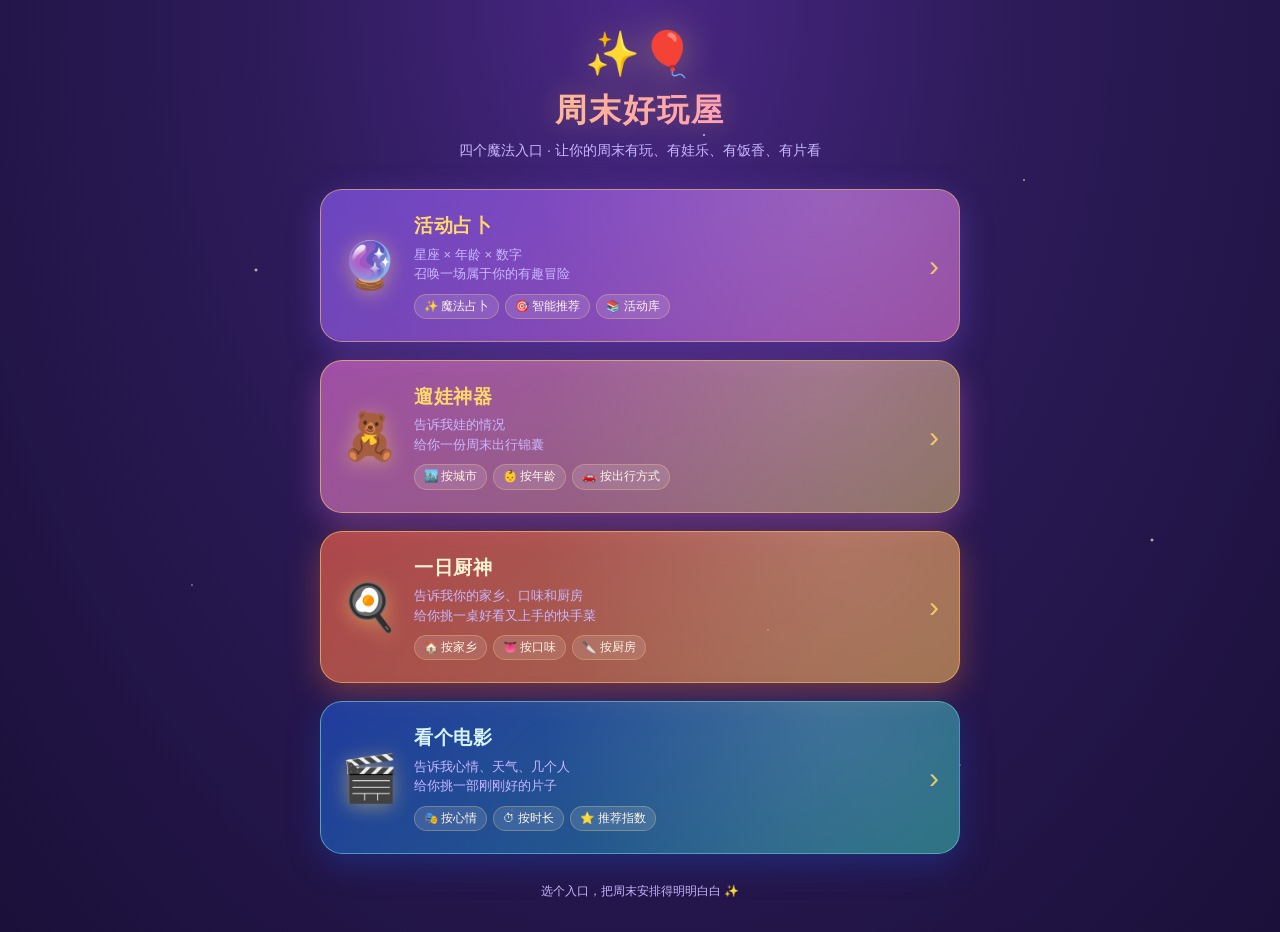
<file: index.html>
<!DOCTYPE html>
<html lang="zh-CN">
<head>
<meta charset="UTF-8" />
<meta name="viewport" content="width=device-width, initial-scale=1.0, maximum-scale=1.0, viewport-fit=cover" />
<meta name="apple-mobile-web-app-capable" content="yes" />
<meta name="apple-mobile-web-app-status-bar-style" content="black-translucent" />
<meta name="theme-color" content="#1a1039" />
<title>周末好玩屋 ✨ · 选个入口开始你的周末</title>
<link rel="stylesheet" href="./style.css" />
</head>
<body>
  <div class="stars"></div>

  <main class="app home-app">
    <header class="hero home-hero">
      <div class="home-logo" aria-hidden="true">✨🎈</div>
      <h1 class="title">周末好玩屋</h1>
      <p class="subtitle">四个魔法入口 · 让你的周末有玩、有娃乐、有饭香、有片看</p>
    </header>

    <section class="home-entries">
      <!-- 入口 1：周末占卜 -->
      <a href="./oracle.html" class="home-entry-card oracle" aria-label="进入周末活动占卜屋">
        <div class="home-entry-emoji">🔮</div>
        <div class="home-entry-text">
          <div class="home-entry-title">活动占卜</div>
          <div class="home-entry-sub">星座 × 年龄 × 数字<br/>召唤一场属于你的有趣冒险</div>
          <div class="home-entry-tags">
            <span class="home-tag">✨ 魔法占卜</span>
            <span class="home-tag">🎯 智能推荐</span>
            <span class="home-tag">📚 活动库</span>
          </div>
        </div>
        <div class="home-entry-arrow">›</div>
      </a>

      <!-- 入口 2：遛娃神器 -->
      <a href="./kids.html" class="home-entry-card kids" aria-label="进入遛娃神器">
        <div class="home-entry-emoji">🧸</div>
        <div class="home-entry-text">
          <div class="home-entry-title">遛娃神器</div>
          <div class="home-entry-sub">告诉我娃的情况<br/>给你一份周末出行锦囊</div>
          <div class="home-entry-tags">
            <span class="home-tag">🏙️ 按城市</span>
            <span class="home-tag">👶 按年龄</span>
            <span class="home-tag">🚗 按出行方式</span>
          </div>
        </div>
        <div class="home-entry-arrow">›</div>
      </a>

      <!-- 入口 3：一日厨神 -->
      <a href="./chef.html" class="home-entry-card chef" aria-label="进入一日厨神">
        <div class="home-entry-emoji">🍳</div>
        <div class="home-entry-text">
          <div class="home-entry-title">一日厨神</div>
          <div class="home-entry-sub">告诉我你的家乡、口味和厨房<br/>给你挑一桌好看又上手的快手菜</div>
          <div class="home-entry-tags">
            <span class="home-tag">🏠 按家乡</span>
            <span class="home-tag">👅 按口味</span>
            <span class="home-tag">🔪 按厨房</span>
          </div>
        </div>
        <div class="home-entry-arrow">›</div>
      </a>

      <!-- 入口 4：看个电影 -->
      <a href="./movie.html" class="home-entry-card movie" aria-label="进入看个电影">
        <div class="home-entry-emoji">🎬</div>
        <div class="home-entry-text">
          <div class="home-entry-title">看个电影</div>
          <div class="home-entry-sub">告诉我心情、天气、几个人<br/>给你挑一部刚刚好的片子</div>
          <div class="home-entry-tags">
            <span class="home-tag">🎭 按心情</span>
            <span class="home-tag">⏱ 按时长</span>
            <span class="home-tag">⭐ 推荐指数</span>
          </div>
        </div>
        <div class="home-entry-arrow">›</div>
      </a>
    </section>

    <footer class="home-footer">
      <p>选个入口，把周末安排得明明白白 ✨</p>
    </footer>
  </main>
</body>
</html>
</file>
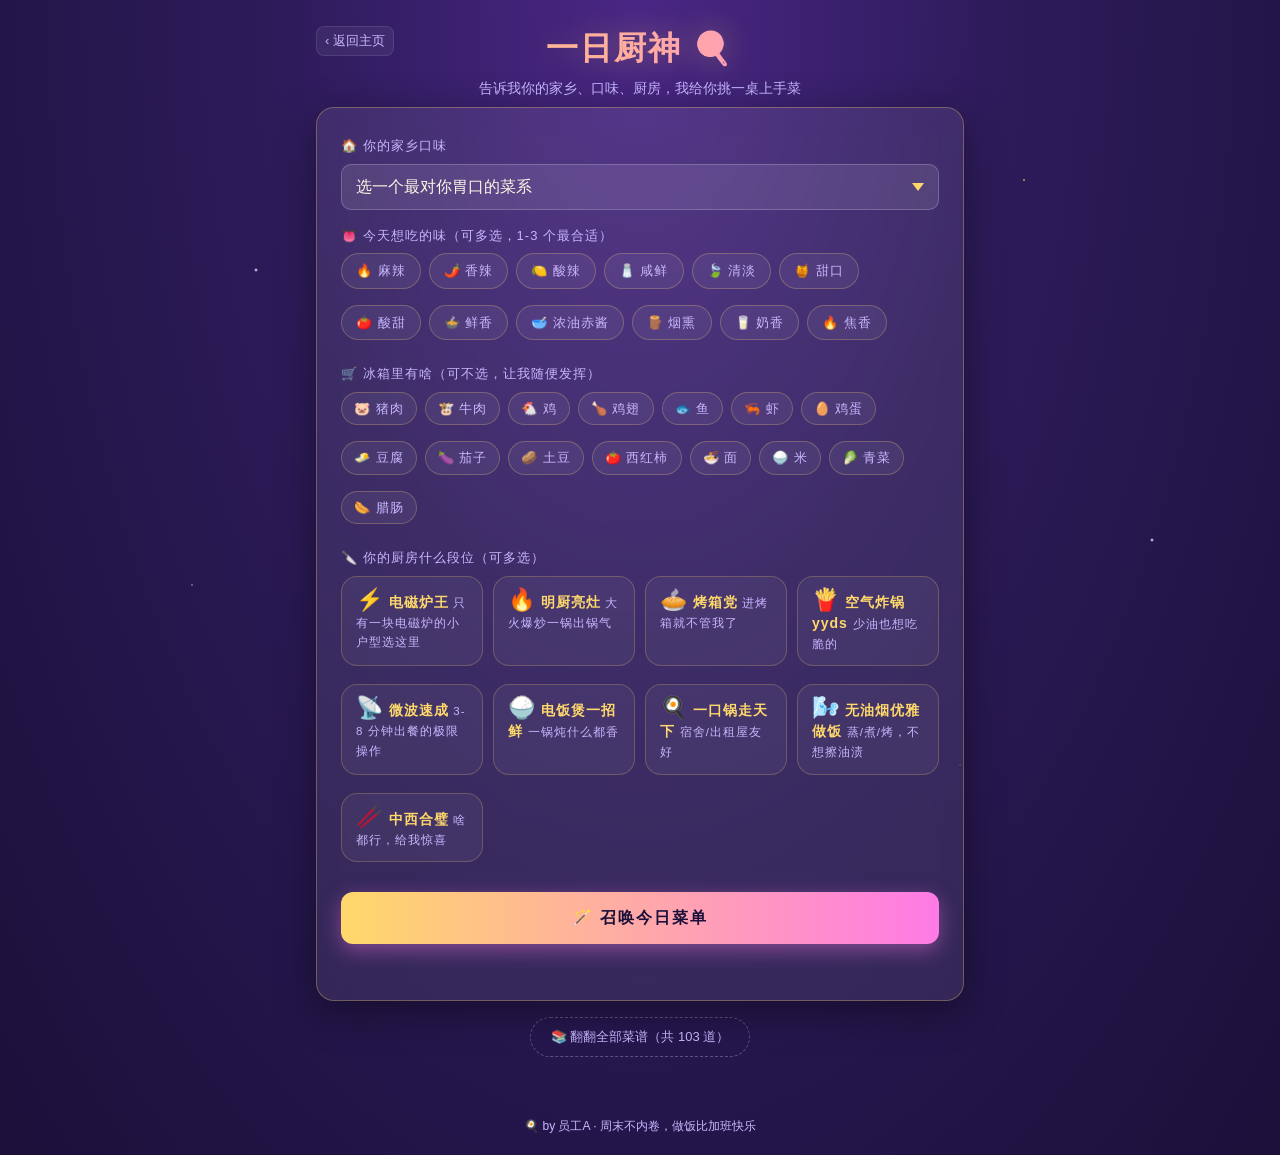
<file: chef.html>
<!DOCTYPE html>
<html lang="zh-CN">
<head>
<meta charset="UTF-8" />
<meta name="viewport" content="width=device-width, initial-scale=1.0, maximum-scale=1.0, viewport-fit=cover" />
<meta name="apple-mobile-web-app-capable" content="yes" />
<meta name="apple-mobile-web-app-status-bar-style" content="black-translucent" />
<meta name="theme-color" content="#1a1039" />
<title>一日厨神 🍳 · 周末好玩屋</title>
<link rel="stylesheet" href="./style.css" />
</head>
<body>
  <div class="stars"></div>

  <main class="app">
    <header class="hero">
      <h1 class="title">一日厨神 🍳</h1>
      <p class="subtitle">告诉我你的家乡、口味、厨房，我给你挑一桌上手菜</p>
      <a href="./index.html" class="back-link" aria-label="返回主页">‹ 返回主页</a>
    </header>

    <!-- 输入卡 -->
    <section class="card input-card" id="chefInputCard">
      <!-- 家乡 -->
      <div class="field">
        <label for="chefRegion">🏠 你的家乡口味</label>
        <select id="chefRegion">
          <option value="">选一个最对你胃口的菜系</option>
        </select>
      </div>

      <!-- 口味 -->
      <div class="field">
        <label>👅 今天想吃的味（可多选，1-3 个最合适）</label>
        <div class="chef-chip-row" id="chefFlavorRow"></div>
      </div>

      <!-- 食材 -->
      <div class="field">
        <label>🛒 冰箱里有啥（可不选，让我随便发挥）</label>
        <div class="chef-chip-row" id="chefIngredientRow"></div>
      </div>

      <!-- 餐厨条件 -->
      <div class="field">
        <label>🔪 你的厨房什么段位（可多选）</label>
        <div class="chef-kitchen-row" id="chefKitchenRow"></div>
      </div>

      <button id="chefSummonBtn" class="summon-btn">
        <span>🪄 召唤今日菜单</span>
      </button>
      <p id="chefErrorTip" class="error-tip"></p>
    </section>

    <!-- 结果 -->
    <section class="chef-result hidden" id="chefResult">
      <div class="chef-result-header">
        <h2>为你挑了 <span id="chefResultCount">3</span> 道好菜 🍽️</h2>
        <p class="chef-result-sub" id="chefResultSub"></p>
      </div>
      <div class="chef-recipe-list" id="chefRecipeList"></div>
      <div class="actions">
        <button id="chefAgainBtn" class="secondary-btn">换一桌 🔄</button>
        <button id="chefResetBtn" class="ghost-btn">重新填</button>
      </div>
    </section>

    <!-- 菜谱总库入口 -->
    <section class="library-entry">
      <button id="openChefLibrary" class="link-btn">📚 翻翻全部菜谱（共 <span id="chefLibCount">0</span> 道）</button>
    </section>

    <!-- 菜谱总库弹层 -->
    <div class="modal hidden" id="chefLibraryModal">
      <div class="modal-content">
        <div class="modal-header">
          <h3>菜谱总库 🍽️</h3>
          <button class="close-btn" id="closeChefLibrary">×</button>
        </div>
        <div class="filter-row" id="chefRegionFilters"></div>
        <div class="library-grid" id="chefLibraryGrid"></div>
      </div>
    </div>
  </main>

  <footer class="footer">
    <span>🍳 by 员工A · 周末不内卷，做饭比加班快乐</span>
  </footer>

  <script src="./chef-recipes.js"></script>
  <script src="./chef-recipes-extra.js"></script>
  <script src="./chef-recipes-extra2.js"></script>
  <script src="./chef-recipes-extra3.js"></script>
  <script src="./chef.js"></script>
</body>
</html>
</file>
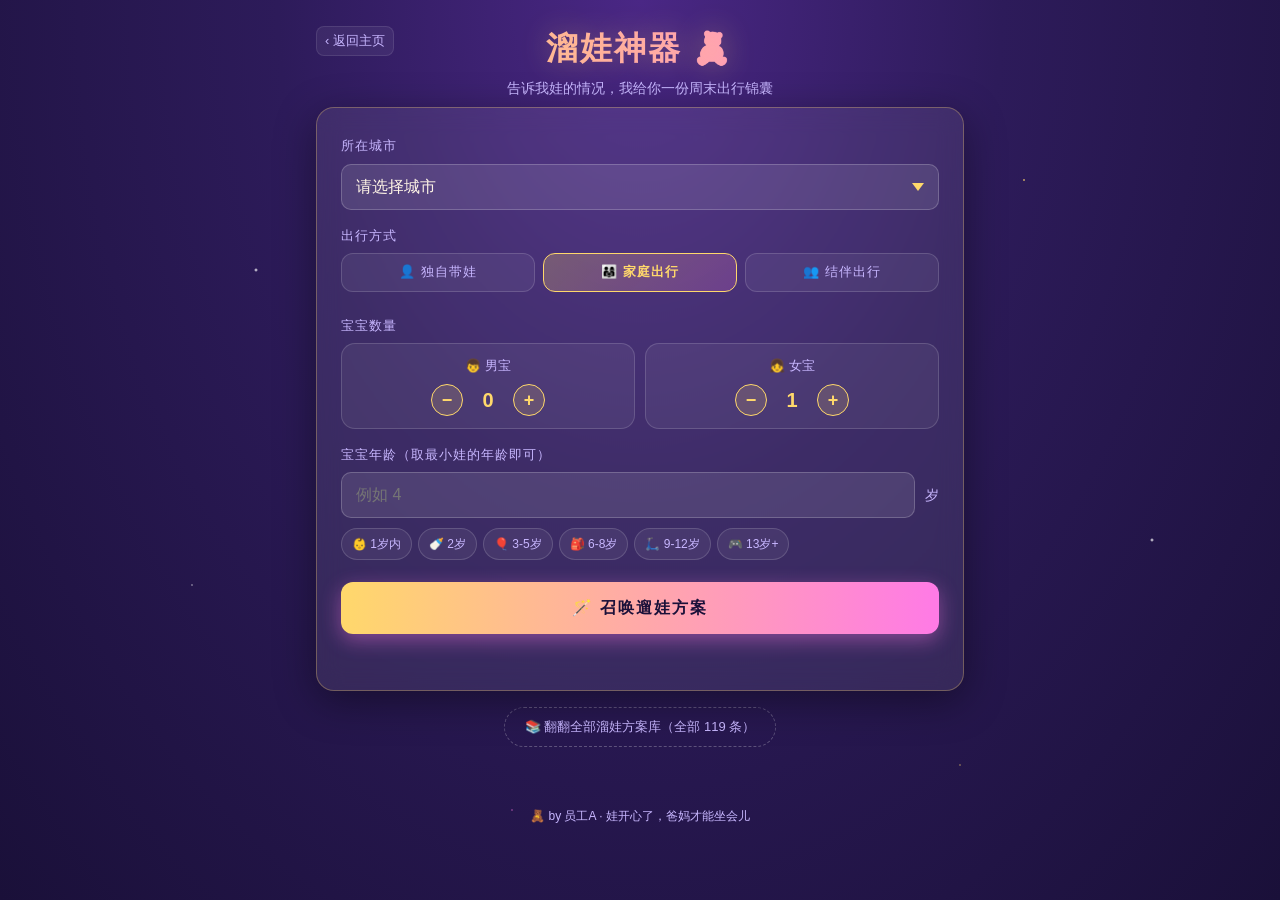
<file: kids.html>
<!DOCTYPE html>
<html lang="zh-CN">
<head>
<meta charset="UTF-8" />
<meta name="viewport" content="width=device-width, initial-scale=1.0, maximum-scale=1.0, viewport-fit=cover" />
<meta name="apple-mobile-web-app-capable" content="yes" />
<meta name="apple-mobile-web-app-status-bar-style" content="black-translucent" />
<meta name="theme-color" content="#1a1039" />
<title>溜娃神器 🧸 · 周末占卜屋</title>
<link rel="stylesheet" href="./style.css" />
</head>
<body>
  <div class="stars"></div>

  <main class="app">
    <header class="hero">
      <h1 class="title">溜娃神器 🧸</h1>
      <p class="subtitle">告诉我娃的情况，我给你一份周末出行锦囊</p>
      <a href="./index.html" class="back-link" aria-label="返回主页">‹ 返回主页</a>
    </header>

    <!-- 输入卡 -->
    <section class="card input-card" id="kidsInputCard">
      <!-- 城市 -->
      <div class="field">
        <label for="kidsCity">所在城市</label>
        <select id="kidsCity">
          <option value="">请选择城市</option>
          <option value="北京">🏛️ 北京</option>
          <option value="上海">🌆 上海</option>
          <option value="广州">🌴 广州</option>
          <option value="深圳">🏙️ 深圳</option>
          <option value="杭州">🌁 杭州</option>
          <option value="成都">🐼 成都</option>
          <option value="武汉">🌉 武汉</option>
          <option value="南京">🏯 南京</option>
          <option value="苏州">🪷 苏州</option>
          <option value="西安">🏰 西安</option>
          <option value="重庆">🌃 重庆</option>
          <option value="其他">📍 其他城市（通用推荐）</option>
        </select>
      </div>

      <!-- 出行方式 -->
      <div class="field">
        <label>出行方式</label>
        <div class="trip-row" id="kidsTripRow">
          <label class="trip-chip">
            <input type="radio" name="trip" value="solo" />
            <span>👤 独自带娃</span>
          </label>
          <label class="trip-chip">
            <input type="radio" name="trip" value="family" checked />
            <span>👨‍👩‍👧 家庭出行</span>
          </label>
          <label class="trip-chip">
            <input type="radio" name="trip" value="group" />
            <span>👥 结伴出行</span>
          </label>
        </div>
      </div>

      <!-- 宝宝数量 -->
      <div class="field">
        <label>宝宝数量</label>
        <div class="kids-count-row">
          <div class="count-box">
            <span class="count-label">👦 男宝</span>
            <div class="count-stepper" data-target="boyCount">
              <button type="button" class="step-btn" data-step="-1">−</button>
              <span class="count-value" id="boyCount">0</span>
              <button type="button" class="step-btn" data-step="1">+</button>
            </div>
          </div>
          <div class="count-box">
            <span class="count-label">👧 女宝</span>
            <div class="count-stepper" data-target="girlCount">
              <button type="button" class="step-btn" data-step="-1">−</button>
              <span class="count-value" id="girlCount">1</span>
              <button type="button" class="step-btn" data-step="1">+</button>
            </div>
          </div>
        </div>
      </div>

      <!-- 宝宝年龄 -->
      <div class="field">
        <label for="kidsAge">宝宝年龄（取最小娃的年龄即可）</label>
        <div class="age-row">
          <input id="kidsAge" type="number" min="0" max="16" placeholder="例如 4" />
          <span class="age-unit">岁</span>
        </div>
        <div class="age-tags" id="ageTags">
          <span class="age-tag" data-age="1">👶 1岁内</span>
          <span class="age-tag" data-age="2">🍼 2岁</span>
          <span class="age-tag" data-age="4">🎈 3-5岁</span>
          <span class="age-tag" data-age="7">🎒 6-8岁</span>
          <span class="age-tag" data-age="10">🛴 9-12岁</span>
          <span class="age-tag" data-age="14">🎮 13岁+</span>
        </div>
      </div>

      <button id="kidsSummonBtn" class="summon-btn">
        <span>🪄 召唤遛娃方案</span>
      </button>
      <p id="kidsErrorTip" class="error-tip"></p>
    </section>

    <!-- 结果 -->
    <section class="kids-result hidden" id="kidsResult">
      <div class="kids-result-header">
        <h2>为你挑了 <span id="kidsResultCount">3</span> 个方案 🎯</h2>
        <p class="kids-result-sub" id="kidsResultSub"></p>
      </div>
      <div class="kids-spot-list" id="kidsSpotList"></div>
      <div class="kids-tips card" id="kidsTipsCard">
        <div class="kids-tips-title">🎒 出门前小贴士</div>
        <ul id="kidsTipsList"></ul>
      </div>
      <div class="actions">
        <button id="kidsAgainBtn" class="secondary-btn">换一批方案 🔄</button>
        <button id="kidsResetBtn" class="ghost-btn">重新填写</button>
      </div>
    </section>

    <!-- 全部方案库入口 -->
    <section class="library-entry">
      <button id="openSpotsLib" class="link-btn">📚 翻翻全部溜娃方案库（全部 <span id="spotsLibCount">0</span> 条）</button>
    </section>

    <!-- 全部方案库弹层 -->
    <div class="modal hidden" id="spotsLibModal">
      <div class="modal-content">
        <div class="modal-header">
          <h3>溜娃方案库 🧸</h3>
          <button class="close-btn" id="closeSpotsLib">×</button>
        </div>
        <div class="filter-row" id="spotsCityFilters"></div>
        <div class="filter-row" id="spotsTypeFilters"></div>
        <div class="library-grid" id="spotsLibGrid"></div>
      </div>
    </div>
  </main>

  <footer class="footer">
    <span>🧸 by 员工A · 娃开心了，爸妈才能坐会儿</span>
  </footer>

  <script src="./kids-spots.js"></script>
  <script src="./kids-spots-extra.js"></script>
  <script src="./kids.js"></script>
</body>
</html>
</file>
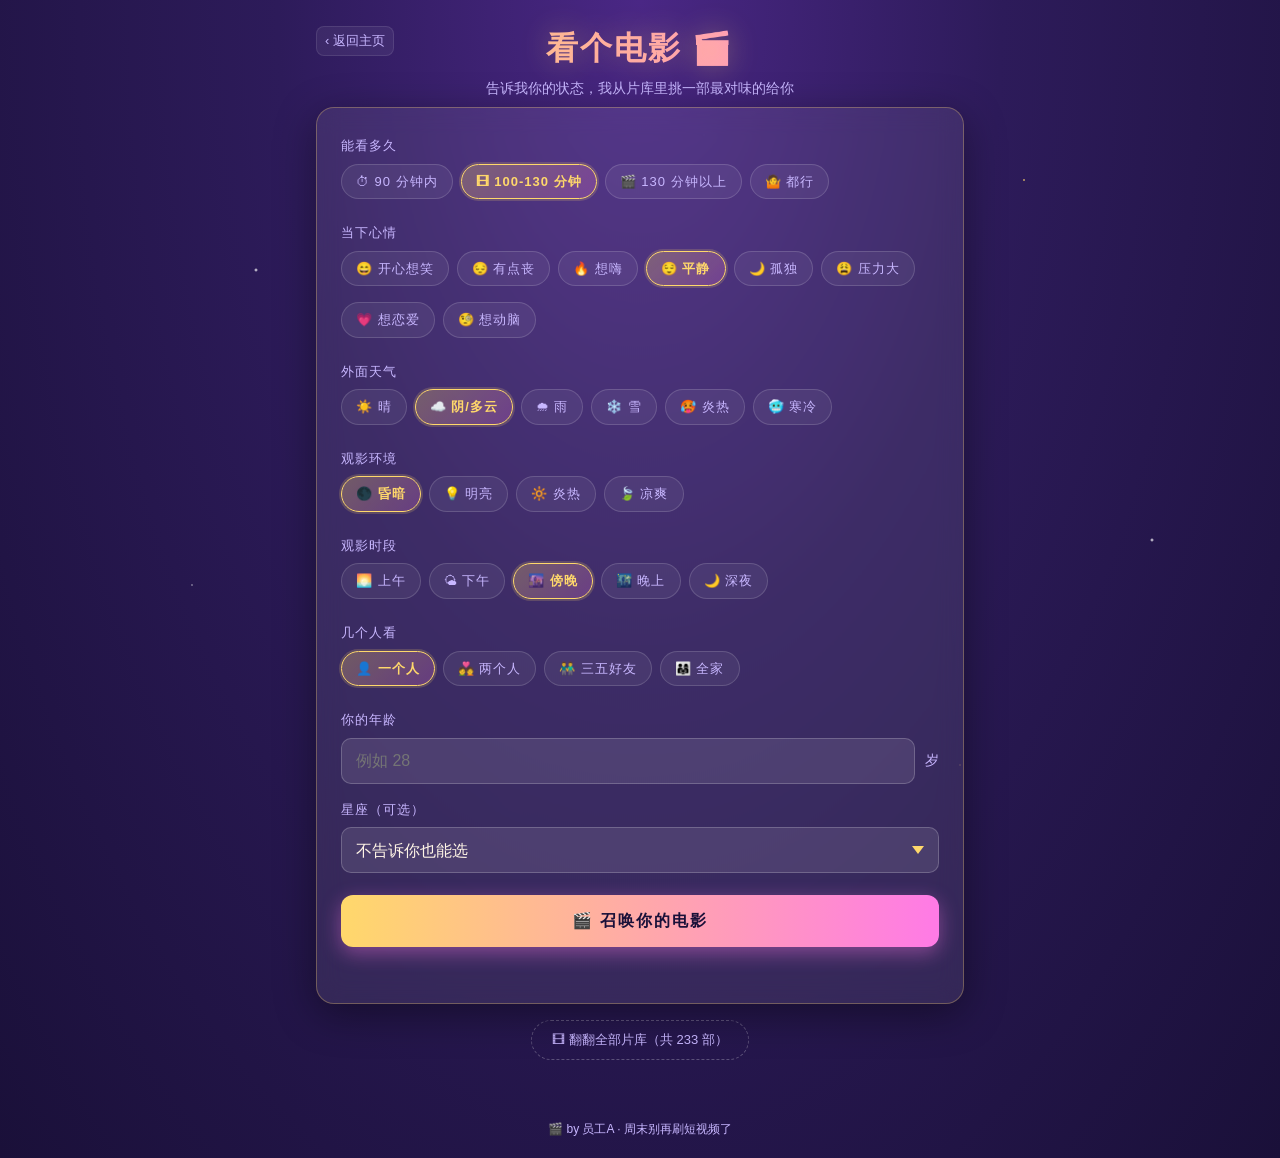
<file: movie.html>
<!DOCTYPE html>
<html lang="zh-CN">
<head>
<meta charset="UTF-8" />
<meta name="viewport" content="width=device-width, initial-scale=1.0, maximum-scale=1.0, viewport-fit=cover" />
<meta name="apple-mobile-web-app-capable" content="yes" />
<meta name="apple-mobile-web-app-status-bar-style" content="black-translucent" />
<meta name="theme-color" content="#1a1039" />
<title>看个电影 🎬 · 周末好玩屋</title>
<link rel="stylesheet" href="./style.css" />
</head>
<body>
  <div class="stars"></div>

  <main class="app">
    <header class="hero">
      <h1 class="title">看个电影 🎬</h1>
      <p class="subtitle">告诉我你的状态，我从片库里挑一部最对味的给你</p>
      <a href="./index.html" class="back-link" aria-label="返回主页">‹ 返回主页</a>
    </header>

    <!-- 输入卡 -->
    <section class="card input-card" id="movieInputCard">

      <!-- 时长 -->
      <div class="field">
        <label>能看多久</label>
        <div class="movie-chip-row" data-group="duration">
          <label class="movie-chip"><input type="radio" name="duration" value="short" /><span>⏱ 90 分钟内</span></label>
          <label class="movie-chip"><input type="radio" name="duration" value="medium" checked /><span>🎞 100-130 分钟</span></label>
          <label class="movie-chip"><input type="radio" name="duration" value="long" /><span>🎬 130 分钟以上</span></label>
          <label class="movie-chip"><input type="radio" name="duration" value="any" /><span>🤷 都行</span></label>
        </div>
      </div>

      <!-- 心情 -->
      <div class="field">
        <label>当下心情</label>
        <div class="movie-chip-row" data-group="mood">
          <label class="movie-chip"><input type="radio" name="mood" value="happy" /><span>😄 开心想笑</span></label>
          <label class="movie-chip"><input type="radio" name="mood" value="down" /><span>😔 有点丧</span></label>
          <label class="movie-chip"><input type="radio" name="mood" value="excited" /><span>🔥 想嗨</span></label>
          <label class="movie-chip"><input type="radio" name="mood" value="calm" checked /><span>😌 平静</span></label>
          <label class="movie-chip"><input type="radio" name="mood" value="lonely" /><span>🌙 孤独</span></label>
          <label class="movie-chip"><input type="radio" name="mood" value="stressed" /><span>😩 压力大</span></label>
          <label class="movie-chip"><input type="radio" name="mood" value="romantic" /><span>💗 想恋爱</span></label>
          <label class="movie-chip"><input type="radio" name="mood" value="curious" /><span>🧐 想动脑</span></label>
        </div>
      </div>

      <!-- 天气 -->
      <div class="field">
        <label>外面天气</label>
        <div class="movie-chip-row" data-group="weather">
          <label class="movie-chip"><input type="radio" name="weather" value="sunny" /><span>☀️ 晴</span></label>
          <label class="movie-chip"><input type="radio" name="weather" value="cloudy" checked /><span>☁️ 阴/多云</span></label>
          <label class="movie-chip"><input type="radio" name="weather" value="rainy" /><span>🌧 雨</span></label>
          <label class="movie-chip"><input type="radio" name="weather" value="snowy" /><span>❄️ 雪</span></label>
          <label class="movie-chip"><input type="radio" name="weather" value="hot" /><span>🥵 炎热</span></label>
          <label class="movie-chip"><input type="radio" name="weather" value="cold" /><span>🥶 寒冷</span></label>
        </div>
      </div>

      <!-- 环境 -->
      <div class="field">
        <label>观影环境</label>
        <div class="movie-chip-row" data-group="env">
          <label class="movie-chip"><input type="radio" name="env" value="dim" checked /><span>🌑 昏暗</span></label>
          <label class="movie-chip"><input type="radio" name="env" value="bright" /><span>💡 明亮</span></label>
          <label class="movie-chip"><input type="radio" name="env" value="hot" /><span>🔆 炎热</span></label>
          <label class="movie-chip"><input type="radio" name="env" value="cool" /><span>🍃 凉爽</span></label>
        </div>
      </div>

      <!-- 时段 -->
      <div class="field">
        <label>观影时段</label>
        <div class="movie-chip-row" data-group="time">
          <label class="movie-chip"><input type="radio" name="time" value="morning" /><span>🌅 上午</span></label>
          <label class="movie-chip"><input type="radio" name="time" value="afternoon" /><span>🌤 下午</span></label>
          <label class="movie-chip"><input type="radio" name="time" value="evening" checked /><span>🌆 傍晚</span></label>
          <label class="movie-chip"><input type="radio" name="time" value="night" /><span>🌃 晚上</span></label>
          <label class="movie-chip"><input type="radio" name="time" value="latenight" /><span>🌙 深夜</span></label>
        </div>
      </div>

      <!-- 人数 -->
      <div class="field">
        <label>几个人看</label>
        <div class="movie-chip-row" data-group="people">
          <label class="movie-chip"><input type="radio" name="people" value="1" checked /><span>👤 一个人</span></label>
          <label class="movie-chip"><input type="radio" name="people" value="2" /><span>💑 两个人</span></label>
          <label class="movie-chip"><input type="radio" name="people" value="3" /><span>👬 三五好友</span></label>
          <label class="movie-chip"><input type="radio" name="people" value="4" /><span>👨‍👩‍👧 全家</span></label>
        </div>
      </div>

      <!-- 年龄 -->
      <div class="field">
        <label for="movieAge">你的年龄</label>
        <div class="age-row">
          <input id="movieAge" type="number" min="3" max="99" placeholder="例如 28" inputmode="numeric" />
          <span class="age-unit">岁</span>
        </div>
      </div>

      <!-- 星座 -->
      <div class="field">
        <label for="movieZodiac">星座（可选）</label>
        <select id="movieZodiac">
          <option value="">不告诉你也能选</option>
          <option value="白羊座">♈ 白羊座</option>
          <option value="金牛座">♉ 金牛座</option>
          <option value="双子座">♊ 双子座</option>
          <option value="巨蟹座">♋ 巨蟹座</option>
          <option value="狮子座">♌ 狮子座</option>
          <option value="处女座">♍ 处女座</option>
          <option value="天秤座">♎ 天秤座</option>
          <option value="天蝎座">♏ 天蝎座</option>
          <option value="射手座">♐ 射手座</option>
          <option value="魔羯座">♑ 魔羯座</option>
          <option value="水瓶座">♒ 水瓶座</option>
          <option value="双鱼座">♓ 双鱼座</option>
        </select>
      </div>

      <button id="movieSummonBtn" class="summon-btn">
        <span>🎬 召唤你的电影</span>
      </button>
      <p id="movieErrorTip" class="error-tip"></p>
    </section>

    <!-- 结果 -->
    <section class="movie-result hidden" id="movieResult">
      <div class="movie-result-header">
        <h2>今晚就看它 🎯</h2>
        <p class="movie-result-sub" id="movieResultSub"></p>
      </div>
      <div id="movieMainCard"></div>

      <div class="movie-alt-title">还想再挑挑？也许这两部也合适</div>
      <div class="movie-alt-list" id="movieAltList"></div>

      <div class="actions">
        <button id="movieAgainBtn" class="secondary-btn">换一部 🔄</button>
        <button id="movieResetBtn" class="ghost-btn">重新填写</button>
      </div>
    </section>

    <!-- 片库入口 -->
    <section class="library-entry">
      <button id="movieOpenLibrary" class="link-btn">🎞 翻翻全部片库（共 <span id="movieLibCount">0</span> 部）</button>
    </section>

    <!-- 片库弹层 -->
    <div class="modal hidden" id="movieLibraryModal">
      <div class="modal-content">
        <div class="modal-header">
          <h3>全部电影库 🎬</h3>
          <button class="close-btn" id="movieCloseLibrary">×</button>
        </div>
        <div class="movie-lib-search">
          <input type="search" id="movieLibSearch" placeholder="🔍 搜电影名 / 导演 / 标签…" autocomplete="off" />
        </div>
        <div class="filter-row" id="movieCategoryFilters"></div>
        <div class="library-grid" id="movieLibraryGrid"></div>
        <div class="movie-lib-empty hidden" id="movieLibEmpty">没找到符合条件的片子，试试别的关键词～</div>
      </div>
    </div>
  </main>

  <footer class="footer">
    <span>🎬 by 员工A · 周末别再刷短视频了</span>
  </footer>

  <script src="./movies.js"></script>
  <script src="./movies_extra.js"></script>
  <script src="./movies_extra2.js"></script>
  <script src="./movie-watch.js"></script>
  <script src="./movie.js"></script>
</body>
</html>
</file>
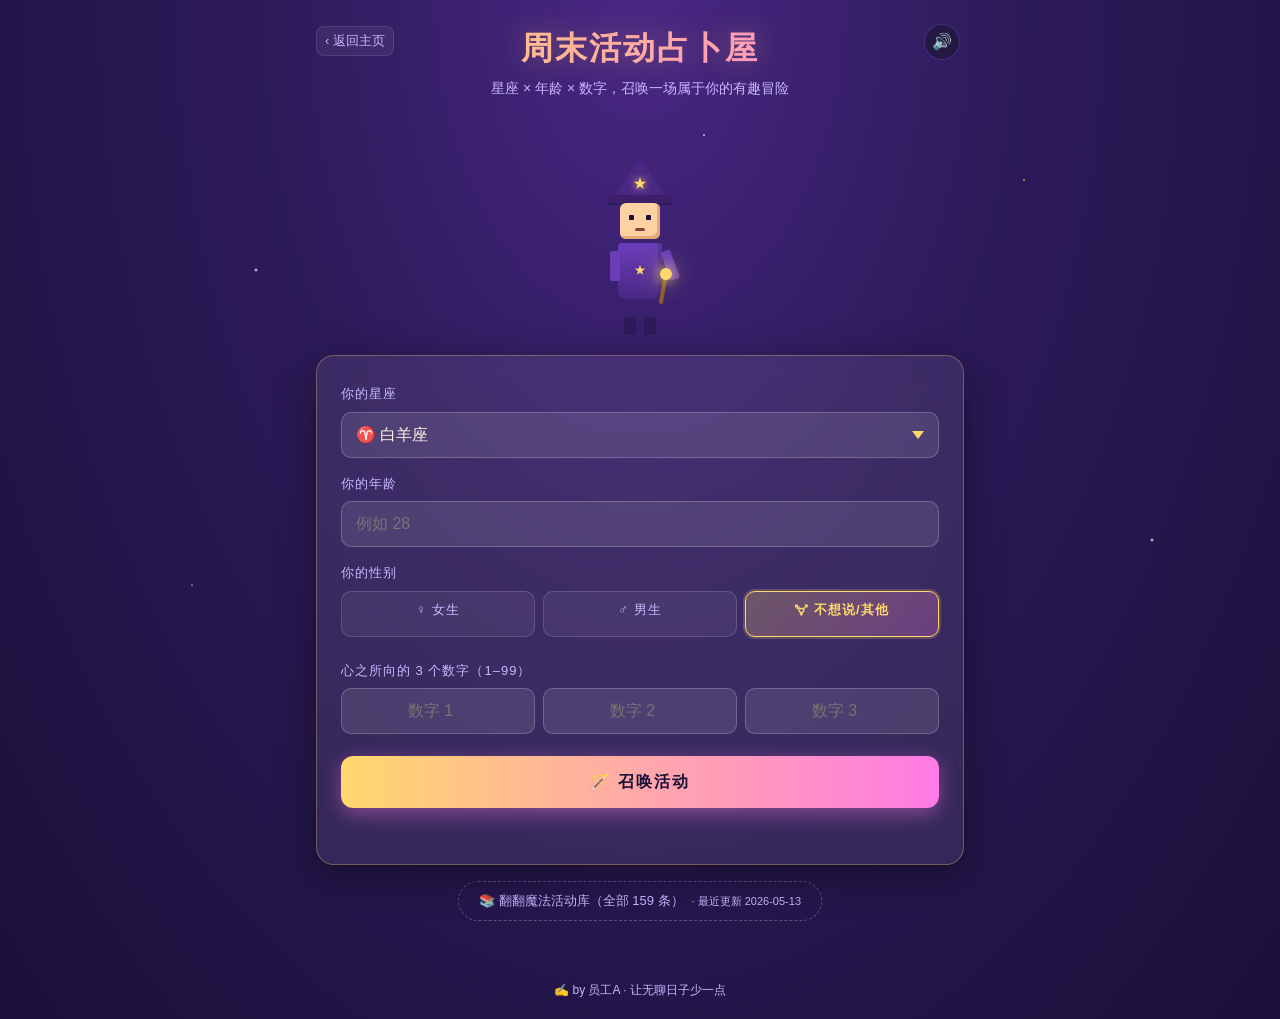
<file: oracle.html>
<!DOCTYPE html>
<html lang="zh-CN">
<head>
<meta charset="UTF-8" />
<meta name="viewport" content="width=device-width, initial-scale=1.0, maximum-scale=1.0, viewport-fit=cover" />
<meta name="apple-mobile-web-app-capable" content="yes" />
<meta name="apple-mobile-web-app-status-bar-style" content="black-translucent" />
<meta name="theme-color" content="#1a1039" />
<title>周末活动占卜屋 ✨</title>
<link rel="stylesheet" href="./style.css" />
</head>
<body>
  <div class="stars"></div>

  <!-- 施法中全屏覆盖层（召唤时出现，小人居中放大，粒子喷射） -->
  <div class="casting-overlay hidden" id="castingOverlay" aria-hidden="true">
    <div class="casting-stage">
      <div class="casting-wizard" id="castingWizard">
        <div class="hat"><div class="hat-star">★</div></div>
        <div class="head">
          <div class="eye left"></div>
          <div class="eye right"></div>
          <div class="mouth"></div>
        </div>
        <div class="body-wrap">
          <div class="body"></div>
          <div class="arm left"></div>
          <div class="arm right">
            <div class="wand"><div class="wand-tip"></div></div>
          </div>
        </div>
        <div class="legs">
          <div class="leg left"></div>
          <div class="leg right"></div>
        </div>
      </div>
      <div class="casting-sparkles" id="castingSparkles"></div>
      <div class="casting-text">
        <span class="dot">✨</span>
        <span id="castingPhase">魔法小人正在占卜中</span>
        <span class="dots"><i></i><i></i><i></i></span>
      </div>
    </div>
  </div>

  <main class="app">
    <header class="hero">
      <a href="./index.html" class="back-link" aria-label="返回主页">‹ 返回主页</a>
      <h1 class="title">周末活动占卜屋</h1>
      <p class="subtitle">星座 × 年龄 × 数字，召唤一场属于你的有趣冒险</p>
      <button
        id="soundToggle"
        class="sound-toggle"
        type="button"
        aria-label="音效开关"
        title="开关施法音效"
      >🔊</button>
    </header>

    <!-- 魔法小人 -->
    <section class="wizard-stage" aria-hidden="true">
      <div id="wizard" class="wizard idle">
        <!-- 帽子 -->
        <div class="hat">
          <div class="hat-star">★</div>
        </div>
        <!-- 头 -->
        <div class="head">
          <div class="eye left"></div>
          <div class="eye right"></div>
          <div class="mouth"></div>
        </div>
        <!-- 身体 -->
        <div class="body-wrap">
          <div class="body"></div>
          <div class="arm left"></div>
          <div class="arm right">
            <div class="wand">
              <div class="wand-tip"></div>
            </div>
          </div>
        </div>
        <div class="legs">
          <div class="leg left"></div>
          <div class="leg right"></div>
        </div>
      </div>
      <!-- 魔法粒子容器 -->
      <div class="sparkles" id="sparkles"></div>
    </section>

    <!-- 输入卡 -->
    <section class="card input-card" id="inputCard">
      <div class="field">
        <label for="zodiac">你的星座</label>
        <select id="zodiac">
          <option value="白羊座">♈ 白羊座</option>
          <option value="金牛座">♉ 金牛座</option>
          <option value="双子座">♊ 双子座</option>
          <option value="巨蟹座">♋ 巨蟹座</option>
          <option value="狮子座">♌ 狮子座</option>
          <option value="处女座">♍ 处女座</option>
          <option value="天秤座">♎ 天秤座</option>
          <option value="天蝎座">♏ 天蝎座</option>
          <option value="射手座">♐ 射手座</option>
          <option value="摩羯座">♑ 摩羯座</option>
          <option value="水瓶座">♒ 水瓶座</option>
          <option value="双鱼座">♓ 双鱼座</option>
        </select>
      </div>

      <div class="field">
        <label for="age">你的年龄</label>
        <input id="age" type="number" min="1" max="120" placeholder="例如 28" />
      </div>

      <div class="field">
        <label>你的性别</label>
        <div class="gender-row" id="genderRow">
          <label class="gender-chip">
            <input type="radio" name="gender" value="female" />
            <span>♀ 女生</span>
          </label>
          <label class="gender-chip">
            <input type="radio" name="gender" value="male" />
            <span>♂ 男生</span>
          </label>
          <label class="gender-chip">
            <input type="radio" name="gender" value="neutral" checked />
            <span>⚧ 不想说/其他</span>
          </label>
        </div>
      </div>

      <div class="field">
        <label>心之所向的 3 个数字（1–99）</label>
        <div class="number-row">
          <input type="number" class="num-input" min="1" max="99" placeholder="数字 1" />
          <input type="number" class="num-input" min="1" max="99" placeholder="数字 2" />
          <input type="number" class="num-input" min="1" max="99" placeholder="数字 3" />
        </div>
      </div>

      <button id="summonBtn" class="summon-btn">
        <span>🪄 召唤活动</span>
      </button>
      <p id="errorTip" class="error-tip"></p>
    </section>

    <!-- 结果卡 -->
    <section class="card result-card hidden" id="resultCard">
      <div class="result-header">
        <span class="result-tag" id="resultCategory">户外</span>
        <h2 id="resultTitle">活动名</h2>
      </div>
      <p class="result-desc" id="resultDesc"></p>

      <div class="result-meta">
        <div class="meta-item">
          <span class="meta-label">难度</span>
          <span class="meta-value" id="resultDifficulty">★★☆☆☆</span>
        </div>
        <div class="meta-item">
          <span class="meta-label">人数</span>
          <span class="meta-value" id="resultPeople">1 人</span>
        </div>
        <div class="meta-item">
          <span class="meta-label">场地</span>
          <span class="meta-value" id="resultPlace">室内</span>
        </div>
        <div class="meta-item">
          <span class="meta-label">时长</span>
          <span class="meta-value" id="resultDuration">约 1 小时</span>
        </div>
      </div>

      <div class="reason-box">
        <div class="reason-title">🔮 魔法小人的解读</div>
        <blockquote class="reason-quote" id="resultQuote"></blockquote>
        <p id="resultReason"></p>
      </div>

      <div class="actions">
        <button id="againBtn" class="secondary-btn">再来一个 ✨</button>
        <button id="resetBtn" class="ghost-btn">重新填写</button>
      </div>
    </section>

    <!-- 活动库入口 -->
    <section class="library-entry">
      <button id="openLibrary" class="link-btn">📚 翻翻魔法活动库（全部 <span id="libCount">0</span> 条）</button>
    </section>

    <!-- 活动库弹层 -->
    <div class="modal hidden" id="libraryModal">
      <div class="modal-content">
        <div class="modal-header">
          <h3>魔法活动库</h3>
          <button class="close-btn" id="closeLibrary">×</button>
        </div>
        <div class="filter-row" id="categoryFilters"></div>
        <div class="library-grid" id="libraryGrid"></div>
      </div>
    </div>
  </main>

  <footer class="footer">
    <span>✍️ by 员工A · 让无聊日子少一点</span>
  </footer>

  <script src="./activities.js"></script>
  <script src="./app.js"></script>
</body>
</html>
</file>
<file: style.css>
/* ============ 基础 ============ */
* { box-sizing: border-box; margin: 0; padding: 0; -webkit-tap-highlight-color: transparent; }

:root {
  --bg-1: #1a1039;
  --bg-2: #2d1b5a;
  --bg-3: #4a2785;
  --accent: #ffd86b;
  --accent-2: #ff7ae6;
  --text: #fff5e6;
  --text-dim: #c8b7ff;
  --card-bg: rgba(255, 255, 255, 0.08);
  --card-border: rgba(255, 216, 107, 0.3);
  --shadow: 0 10px 40px rgba(0, 0, 0, 0.4);
  --safe-top: env(safe-area-inset-top, 0px);
  --safe-bottom: env(safe-area-inset-bottom, 0px);
}

html, body {
  -webkit-text-size-adjust: 100%;
  touch-action: manipulation;
}

body {
  font-family: -apple-system, BlinkMacSystemFont, "PingFang SC", "Microsoft YaHei", sans-serif;
  min-height: 100vh;
  min-height: 100dvh;
  background: radial-gradient(ellipse at top, var(--bg-3) 0%, var(--bg-2) 40%, var(--bg-1) 100%);
  color: var(--text);
  overflow-x: hidden;
  position: relative;
  font-size: 15px;
  line-height: 1.5;
}

/* 禁止双击缩放但保留按钮响应 */
button, input, select, label { touch-action: manipulation; }

/* ============ 背景星空 ============ */
.stars {
  position: fixed;
  inset: 0;
  background-image:
    radial-gradient(2px 2px at 20% 30%, #fff, transparent),
    radial-gradient(1px 1px at 60% 70%, #fff, transparent),
    radial-gradient(1.5px 1.5px at 80% 20%, #ffd86b, transparent),
    radial-gradient(1px 1px at 40% 90%, #ff7ae6, transparent),
    radial-gradient(2px 2px at 90% 60%, #fff, transparent),
    radial-gradient(1px 1px at 15% 65%, #fff, transparent),
    radial-gradient(1.5px 1.5px at 55% 15%, #fff, transparent),
    radial-gradient(1px 1px at 75% 85%, #ffd86b, transparent);
  background-size: 100% 100%;
  pointer-events: none;
  z-index: 0;
  animation: twinkle 4s ease-in-out infinite;
}
@keyframes twinkle {
  0%, 100% { opacity: 0.7; }
  50% { opacity: 1; }
}

/* ============ 布局 ============ */
.app {
  position: relative;
  z-index: 1;
  max-width: 680px;
  margin: 0 auto;
  padding: calc(24px + var(--safe-top)) 16px calc(40px + var(--safe-bottom));
}

.hero {
  text-align: center;
  margin-bottom: 8px;
  position: relative;
}

/* 音效开关：浮在 hero 右上角，小巧不抢视觉 */
.sound-toggle {
  position: absolute;
  top: 0;
  right: 4px;
  width: 36px;
  height: 36px;
  border-radius: 50%;
  border: 1px solid rgba(139, 92, 246, 0.35);
  background: rgba(26, 22, 46, 0.6);
  backdrop-filter: blur(6px);
  -webkit-backdrop-filter: blur(6px);
  color: #fff;
  font-size: 16px;
  line-height: 1;
  cursor: pointer;
  transition: transform 0.15s ease, background 0.2s ease, border-color 0.2s ease;
  display: inline-flex;
  align-items: center;
  justify-content: center;
  padding: 0;
}
.sound-toggle:hover {
  background: rgba(139, 92, 246, 0.25);
  border-color: rgba(139, 92, 246, 0.7);
  transform: scale(1.08);
}
.sound-toggle.muted {
  opacity: 0.55;
  filter: grayscale(0.6);
}

.title {
  font-size: clamp(22px, 7vw, 32px);
  font-weight: 900;
  letter-spacing: 2px;
  background: linear-gradient(90deg, var(--accent), var(--accent-2));
  -webkit-background-clip: text;
  background-clip: text;
  color: transparent;
  text-shadow: 0 0 30px rgba(255, 216, 107, 0.3);
}

.subtitle {
  color: var(--text-dim);
  font-size: clamp(12px, 3.3vw, 14px);
  margin-top: 6px;
  padding: 0 12px;
}

/* ============ 像素魔法小人 ============ */
.wizard-stage {
  position: relative;
  height: clamp(160px, 40vw, 220px);
  display: flex;
  justify-content: center;
  align-items: flex-end;
  margin: 16px 0 20px;
}

.wizard {
  position: relative;
  width: 80px;
  height: 180px;
  image-rendering: pixelated;
  transform-origin: bottom center;
  transition: transform 0.3s;
  /* 小屏按 80% 缩，保持像素感 */
  transform: scale(var(--wizard-scale, 1));
}

.wizard.idle { animation: float 3s ease-in-out infinite; }
.wizard.casting { animation: cast-shake 0.4s ease-in-out infinite; }

@keyframes float {
  0%, 100% { transform: translateY(0) scale(var(--wizard-scale, 1)); }
  50% { transform: translateY(-6px) scale(var(--wizard-scale, 1)); }
}
@keyframes cast-shake {
  0%, 100% { transform: translateY(-4px) rotate(-2deg) scale(var(--wizard-scale, 1)); }
  50% { transform: translateY(-8px) rotate(2deg) scale(var(--wizard-scale, 1)); }
}

/* 帽子 */
.hat {
  position: absolute;
  top: 0;
  left: 50%;
  transform: translateX(-50%);
  width: 0;
  height: 0;
  border-left: 26px solid transparent;
  border-right: 26px solid transparent;
  border-bottom: 44px solid #4a2785;
  filter: drop-shadow(0 2px 0 #2d1b5a);
}
.hat::before {
  content: '';
  position: absolute;
  left: -32px;
  top: 40px;
  width: 64px;
  height: 8px;
  background: #3d1f6d;
  border-radius: 2px;
}
.hat-star {
  position: absolute;
  left: 50%;
  top: 18px;
  transform: translateX(-50%);
  color: var(--accent);
  font-size: 14px;
  animation: star-spin 2s linear infinite;
  text-shadow: 0 0 8px var(--accent);
}
@keyframes star-spin {
  0%, 100% { transform: translateX(-50%) scale(1); opacity: 1; }
  50% { transform: translateX(-50%) scale(1.3); opacity: 0.7; }
}

/* 头 */
.head {
  position: absolute;
  top: 48px;
  left: 50%;
  transform: translateX(-50%);
  width: 40px;
  height: 36px;
  background: #ffd1a3;
  border-radius: 6px;
  box-shadow: inset -3px -3px 0 #e6a877;
}
.eye {
  position: absolute;
  top: 12px;
  width: 5px;
  height: 5px;
  background: #1a1039;
  border-radius: 1px;
}
.eye.left { left: 9px; }
.eye.right { right: 9px; }
.mouth {
  position: absolute;
  bottom: 8px;
  left: 50%;
  transform: translateX(-50%);
  width: 10px;
  height: 3px;
  background: #8b3a3a;
  border-radius: 2px;
}

/* 身体 */
.body-wrap {
  position: absolute;
  top: 88px;
  left: 50%;
  transform: translateX(-50%);
  width: 56px;
  height: 60px;
}
.body {
  position: absolute;
  left: 50%;
  transform: translateX(-50%);
  top: 0;
  width: 44px;
  height: 56px;
  background: linear-gradient(180deg, #6b3eb8 0%, #4a2785 100%);
  border-radius: 4px 4px 8px 8px;
  box-shadow: inset -4px 0 0 rgba(0,0,0,0.15);
}
.body::after {
  content: '★';
  position: absolute;
  top: 18px;
  left: 50%;
  transform: translateX(-50%);
  color: var(--accent);
  font-size: 12px;
}
.arm {
  position: absolute;
  top: 8px;
  width: 10px;
  height: 30px;
  background: #6b3eb8;
  border-radius: 2px;
}
.arm.left { left: -2px; }
.arm.right {
  right: -2px;
  transform-origin: top center;
  transform: rotate(-20deg);
  transition: transform 0.3s;
}
.wizard.casting .arm.right {
  animation: wand-wave 0.6s ease-in-out infinite;
}
@keyframes wand-wave {
  0%, 100% { transform: rotate(-40deg); }
  50% { transform: rotate(-80deg); }
}

/* 魔法棒 */
.wand {
  position: absolute;
  top: 22px;
  left: -4px;
  width: 4px;
  height: 30px;
  background: #8b5a2b;
  transform: rotate(30deg);
  transform-origin: top center;
}
.wand-tip {
  position: absolute;
  top: -6px;
  left: -4px;
  width: 12px;
  height: 12px;
  background: var(--accent);
  border-radius: 50%;
  box-shadow: 0 0 12px var(--accent), 0 0 24px var(--accent);
  animation: tip-glow 1s ease-in-out infinite;
}
@keyframes tip-glow {
  0%, 100% { transform: scale(1); box-shadow: 0 0 12px var(--accent); }
  50% { transform: scale(1.3); box-shadow: 0 0 24px var(--accent), 0 0 40px var(--accent-2); }
}

/* 腿 */
.legs {
  position: absolute;
  bottom: 0;
  left: 50%;
  transform: translateX(-50%);
  width: 32px;
  height: 18px;
  display: flex;
  justify-content: space-between;
}
.leg {
  width: 12px;
  height: 18px;
  background: #2d1b5a;
  border-radius: 2px;
}

/* 粒子 */
.sparkles {
  position: absolute;
  inset: 0;
  pointer-events: none;
}
.sparkle {
  position: absolute;
  width: 6px;
  height: 6px;
  background: var(--accent);
  border-radius: 50%;
  box-shadow: 0 0 10px var(--accent);
  animation: sparkle-rise 1.2s ease-out forwards;
}
@keyframes sparkle-rise {
  0% { transform: translate(0, 0) scale(0); opacity: 1; }
  50% { opacity: 1; }
  100% { transform: translate(var(--dx, 0), var(--dy, -80px)) scale(1.2); opacity: 0; }
}

/* ============ 卡片 ============ */
.card {
  background: var(--card-bg);
  backdrop-filter: blur(12px);
  -webkit-backdrop-filter: blur(12px);
  border: 1px solid var(--card-border);
  border-radius: 18px;
  padding: clamp(20px, 5vw, 28px) clamp(16px, 4.5vw, 24px);
  box-shadow: var(--shadow);
  margin-bottom: 16px;
  animation: slide-up 0.5s ease-out;
}
@keyframes slide-up {
  from { opacity: 0; transform: translateY(20px); }
  to { opacity: 1; transform: translateY(0); }
}

.hidden { display: none !important; }

.field {
  margin-bottom: 16px;
}
.field label {
  display: block;
  font-size: 13px;
  color: var(--text-dim);
  margin-bottom: 8px;
  letter-spacing: 1px;
}

/* 统一触控友好的输入框高度（≥44px） */
.field input, .field select {
  width: 100%;
  min-height: 46px;
  background: rgba(255, 255, 255, 0.1);
  border: 1px solid rgba(255, 255, 255, 0.2);
  border-radius: 10px;
  padding: 10px 14px;
  font-size: 16px; /* iOS 16px 以下会自动放大，强制 16 防止放大 */
  color: var(--text);
  outline: none;
  transition: all 0.2s;
  font-family: inherit;
  appearance: none;
  -webkit-appearance: none;
}
.field input:focus, .field select:focus {
  border-color: var(--accent);
  box-shadow: 0 0 0 3px rgba(255, 216, 107, 0.2);
}

/* select 箭头 */
.field select {
  background-image: url("data:image/svg+xml;utf8,<svg xmlns='http://www.w3.org/2000/svg' width='12' height='8' viewBox='0 0 12 8'><path fill='%23ffd86b' d='M6 8L0 0h12z'/></svg>");
  background-repeat: no-repeat;
  background-position: right 14px center;
  padding-right: 36px;
}
.field select option {
  background: var(--bg-2);
  color: var(--text);
}

.number-row {
  display: grid;
  grid-template-columns: repeat(3, 1fr);
  gap: 8px;
}
.number-row input {
  text-align: center;
  padding-left: 8px;
  padding-right: 8px;
}

/* 性别选择器 */
.gender-row {
  display: grid;
  grid-template-columns: repeat(3, 1fr);
  gap: 8px;
}
.gender-chip {
  position: relative;
  display: flex;
  align-items: center;
  justify-content: center;
  min-height: 46px;
  padding: 10px 6px;
  background: rgba(255, 255, 255, 0.06);
  border: 1px solid rgba(255, 255, 255, 0.15);
  border-radius: 10px;
  cursor: pointer;
  transition: all 0.2s;
  font-size: 13px;
  color: var(--text-dim);
  user-select: none;
  text-align: center;
  line-height: 1.3;
}
.gender-chip input[type="radio"] {
  position: absolute;
  opacity: 0;
  pointer-events: none;
}
.gender-chip:hover {
  background: rgba(255, 255, 255, 0.1);
  color: var(--text);
}
.gender-chip:has(input:checked) {
  background: linear-gradient(135deg, rgba(255, 216, 107, 0.25), rgba(255, 122, 230, 0.25));
  border-color: var(--accent);
  color: var(--accent);
  font-weight: 600;
  box-shadow: 0 0 0 2px rgba(255, 216, 107, 0.2);
}

.summon-btn {
  width: 100%;
  min-height: 52px;
  padding: 14px;
  background: linear-gradient(90deg, var(--accent), var(--accent-2));
  color: #1a1039;
  border: none;
  border-radius: 12px;
  font-size: 16px;
  font-weight: 700;
  letter-spacing: 2px;
  cursor: pointer;
  transition: all 0.2s;
  box-shadow: 0 6px 20px rgba(255, 122, 230, 0.4);
  margin-top: 6px;
  -webkit-appearance: none;
}
.summon-btn:hover {
  transform: translateY(-2px);
  box-shadow: 0 10px 28px rgba(255, 122, 230, 0.6);
}
.summon-btn:active { transform: translateY(0); }
.summon-btn:disabled {
  opacity: 0.6;
  cursor: not-allowed;
  transform: none;
}

.error-tip {
  color: #ff8b8b;
  font-size: 13px;
  margin-top: 10px;
  text-align: center;
  min-height: 18px;
}

/* 输入校验失败：红框 + 轻微抖动，方便用户一眼发现是哪一项要改 */
.field input.invalid,
.number-row input.invalid {
  border-color: #ff6b6b !important;
  box-shadow: 0 0 0 2px rgba(255, 107, 107, 0.25);
  animation: shake-invalid 0.36s cubic-bezier(.36,.07,.19,.97) both;
}
@keyframes shake-invalid {
  10%, 90% { transform: translateX(-1px); }
  20%, 80% { transform: translateX(2px); }
  30%, 50%, 70% { transform: translateX(-3px); }
  40%, 60% { transform: translateX(3px); }
}

/* ============ 结果卡 ============ */
.result-header {
  display: flex;
  align-items: center;
  gap: 10px;
  margin-bottom: 12px;
  flex-wrap: wrap;
}

/* 周末日期徽标 */
.weekend-badge {
  display: inline-flex;
  align-items: center;
  gap: 6px;
  padding: 6px 12px;
  margin-bottom: 10px;
  font-size: 12px;
  font-weight: 600;
  color: #fff5c2;
  background: linear-gradient(135deg, rgba(255, 216, 107, 0.22), rgba(139, 92, 246, 0.28));
  border: 1px solid rgba(255, 216, 107, 0.45);
  border-radius: 999px;
  box-shadow: 0 0 16px rgba(255, 216, 107, 0.18);
  letter-spacing: 0.3px;
  animation: weekendBadgeIn 0.5s ease-out;
}
.weekend-badge .wb-icon {
  font-size: 14px;
  filter: drop-shadow(0 0 4px rgba(255, 216, 107, 0.6));
}
.weekend-badge .wb-text {
  white-space: nowrap;
}
@keyframes weekendBadgeIn {
  from { opacity: 0; transform: translateY(-6px) scale(0.9); }
  to   { opacity: 1; transform: translateY(0) scale(1); }
}
@media (max-width: 380px) {
  .weekend-badge { font-size: 11px; padding: 5px 10px; }
}
.result-tag {
  background: linear-gradient(90deg, var(--accent-2), var(--accent));
  color: #1a1039;
  font-size: 12px;
  font-weight: 700;
  padding: 4px 12px;
  border-radius: 12px;
  flex-shrink: 0;
}
#resultTitle {
  font-size: clamp(18px, 5.5vw, 22px);
  font-weight: 800;
  line-height: 1.3;
}
.result-desc {
  color: var(--text-dim);
  font-size: clamp(13px, 4vw, 15px);
  line-height: 1.7;
  margin-bottom: 18px;
}
.result-meta {
  display: grid;
  grid-template-columns: repeat(2, 1fr);
  gap: 8px;
  margin-bottom: 18px;
}
.meta-item {
  background: rgba(255, 255, 255, 0.06);
  padding: 10px 12px;
  border-radius: 10px;
  display: flex;
  justify-content: space-between;
  align-items: center;
  gap: 6px;
  min-width: 0;
}
.meta-label {
  color: var(--text-dim);
  font-size: 12px;
  flex-shrink: 0;
}
.meta-value {
  color: var(--accent);
  font-size: 13px;
  font-weight: 600;
  text-align: right;
  overflow: hidden;
  text-overflow: ellipsis;
  white-space: nowrap;
}

.reason-box {
  background: rgba(255, 216, 107, 0.08);
  border-left: 3px solid var(--accent);
  padding: 14px 16px;
  border-radius: 8px;
  margin-bottom: 18px;
}
.reason-title {
  font-size: 13px;
  color: var(--accent);
  margin-bottom: 6px;
  font-weight: 600;
}
.reason-quote {
  position: relative;
  margin: 6px 0 10px;
  padding: 10px 14px 10px 22px;
  font-size: 14px;
  line-height: 1.65;
  font-style: italic;
  color: #ffe9a8;
  background: linear-gradient(135deg, rgba(255, 216, 107, 0.12), rgba(255, 122, 230, 0.08));
  border-radius: 8px;
  border: 1px dashed rgba(255, 216, 107, 0.35);
}
.reason-quote::before {
  content: "❝";
  position: absolute;
  left: 4px;
  top: 2px;
  font-size: 22px;
  color: var(--accent);
  font-style: normal;
  line-height: 1;
  opacity: 0.85;
}
.reason-quote .quote-source {
  display: block;
  margin-top: 4px;
  font-size: 11px;
  font-style: normal;
  color: #c8b7ff;
  text-align: right;
  opacity: 0.85;
}
.reason-box p {
  font-size: 14px;
  line-height: 1.7;
  color: var(--text);
}

.actions {
  display: flex;
  gap: 10px;
}
.secondary-btn, .ghost-btn {
  flex: 1;
  min-height: 46px;
  padding: 12px;
  border-radius: 10px;
  font-size: 14px;
  font-weight: 600;
  cursor: pointer;
  transition: all 0.2s;
  font-family: inherit;
  -webkit-appearance: none;
}
.secondary-btn {
  background: rgba(255, 216, 107, 0.15);
  border: 1px solid var(--accent);
  color: var(--accent);
}
.secondary-btn:hover { background: rgba(255, 216, 107, 0.25); }
.ghost-btn {
  background: transparent;
  border: 1px solid rgba(255, 255, 255, 0.2);
  color: var(--text-dim);
}
.ghost-btn:hover { background: rgba(255, 255, 255, 0.06); }

/* ============ 库 ============ */
.library-entry { text-align: center; margin-top: 16px; }
.link-btn {
  background: transparent;
  color: var(--text-dim);
  border: 1px dashed rgba(255, 255, 255, 0.25);
  padding: 10px 20px;
  border-radius: 20px;
  cursor: pointer;
  font-size: 13px;
  transition: all 0.2s;
  font-family: inherit;
  -webkit-appearance: none;
}
.link-btn:hover {
  color: var(--accent);
  border-color: var(--accent);
}

.modal {
  position: fixed;
  inset: 0;
  background: rgba(10, 6, 30, 0.9);
  backdrop-filter: blur(8px);
  -webkit-backdrop-filter: blur(8px);
  z-index: 100;
  display: flex;
  justify-content: center;
  align-items: center;
  padding: 12px;
  padding-top: calc(12px + var(--safe-top));
  padding-bottom: calc(12px + var(--safe-bottom));
  animation: fade-in 0.3s;
}
@keyframes fade-in {
  from { opacity: 0; }
  to { opacity: 1; }
}

.modal-content {
  background: linear-gradient(180deg, var(--bg-2), var(--bg-1));
  border: 1px solid var(--card-border);
  border-radius: 18px;
  width: 100%;
  max-width: 800px;
  max-height: 100%;
  overflow: hidden;
  display: flex;
  flex-direction: column;
}
.modal-header {
  padding: 16px 20px;
  padding-top: max(16px, calc(env(safe-area-inset-top) + 8px));
  display: flex;
  justify-content: space-between;
  align-items: center;
  border-bottom: 1px solid rgba(255, 255, 255, 0.1);
  position: sticky;
  top: 0;
  background: linear-gradient(180deg, var(--bg-2), rgba(30, 18, 70, 0.95));
  z-index: 2;
  backdrop-filter: blur(6px);
  -webkit-backdrop-filter: blur(6px);
}
.modal-header h3 { font-size: 18px; margin: 0; }
.close-btn {
  background: transparent;
  border: none;
  color: var(--text);
  font-size: 28px;
  cursor: pointer;
  line-height: 1;
  width: 40px;
  height: 40px;
  display: flex;
  align-items: center;
  justify-content: center;
  -webkit-appearance: none;
}

.filter-row {
  padding: 12px 16px;
  display: flex;
  flex-wrap: nowrap;
  overflow-x: auto;
  gap: 8px;
  border-bottom: 1px solid rgba(255, 255, 255, 0.08);
  scrollbar-width: none;
  -webkit-overflow-scrolling: touch;
}
.filter-row::-webkit-scrollbar { display: none; }
.filter-chip {
  background: rgba(255, 255, 255, 0.08);
  color: var(--text-dim);
  border: 1px solid rgba(255, 255, 255, 0.1);
  padding: 7px 14px;
  border-radius: 14px;
  font-size: 12px;
  cursor: pointer;
  transition: all 0.2s;
  flex-shrink: 0;
  white-space: nowrap;
}
.filter-chip.active {
  background: var(--accent);
  color: #1a1039;
  border-color: var(--accent);
  font-weight: 600;
}

.library-grid {
  padding: 16px;
  display: grid;
  grid-template-columns: repeat(auto-fill, minmax(min(260px, 100%), 1fr));
  gap: 10px;
  overflow-y: auto;
  flex: 1;
  -webkit-overflow-scrolling: touch;
}
.lib-item {
  background: rgba(255, 255, 255, 0.06);
  border: 1px solid rgba(255, 255, 255, 0.08);
  border-radius: 12px;
  padding: 14px;
  transition: all 0.2s;
}
.lib-item:hover {
  background: rgba(255, 216, 107, 0.08);
  border-color: var(--accent);
  transform: translateY(-2px);
}
.lib-item-tag {
  display: inline-block;
  background: rgba(255, 122, 230, 0.2);
  color: var(--accent-2);
  font-size: 11px;
  padding: 2px 8px;
  border-radius: 8px;
  margin-bottom: 8px;
}
.lib-item-title { font-size: 15px; font-weight: 700; margin-bottom: 6px; }
.lib-item-desc { font-size: 12px; color: var(--text-dim); line-height: 1.5; }

/* ============ 底部 ============ */
.footer {
  text-align: center;
  padding: 20px 16px calc(20px + var(--safe-bottom));
  color: var(--text-dim);
  font-size: 12px;
  position: relative;
  z-index: 1;
}

/* ============ 响应式断点 ============ */
/* 中小屏（手机） */
@media (max-width: 520px) {
  :root { --wizard-scale: 0.85; }
  .wizard-stage { height: 170px; margin: 12px 0 14px; }
  .result-meta { grid-template-columns: 1fr; }
  .number-row input { font-size: 16px; }
  .hero { margin-bottom: 4px; }
  .subtitle { font-size: 12px; }

  /* 手机上活动库弹层铺满屏，并彻底避让刘海 */
  .modal {
    padding: 0;
    align-items: stretch;
  }
  .modal-content {
    max-width: 100%;
    max-height: 100%;
    height: 100%;
    border-radius: 0;
    border: none;
  }
  .modal-header {
    padding: 14px 16px;
    padding-top: max(14px, calc(env(safe-area-inset-top) + 10px));
  }
  .modal-header h3 { font-size: 17px; }
  .library-grid {
    padding-bottom: calc(16px + env(safe-area-inset-bottom));
  }
}

/* 极小屏（iPhone SE 一代级别） */
@media (max-width: 360px) {
  .app { padding-left: 12px; padding-right: 12px; }
  .title { letter-spacing: 1px; }
  .gender-chip { font-size: 12px; padding: 10px 4px; }
  .number-row { gap: 6px; }
}

/* 横屏手机（避免像素小人挤占过多高度） */
@media (max-height: 560px) and (orientation: landscape) {
  :root { --wizard-scale: 0.7; }
  .wizard-stage { height: 130px; margin: 8px 0; }
}

/* ============ 施法中全屏覆盖层 ============ */
.casting-overlay {
  position: fixed;
  inset: 0;
  z-index: 9999;
  display: flex;
  align-items: center;
  justify-content: center;
  background: radial-gradient(
    ellipse at center,
    rgba(50, 20, 90, 0.92) 0%,
    rgba(15, 5, 35, 0.96) 60%,
    rgba(10, 2, 25, 0.98) 100%
  );
  backdrop-filter: blur(8px);
  -webkit-backdrop-filter: blur(8px);
  animation: overlayFadeIn 0.35s ease;
  padding: env(safe-area-inset-top) env(safe-area-inset-right) env(safe-area-inset-bottom) env(safe-area-inset-left);
}
@keyframes overlayFadeIn {
  from { opacity: 0; }
  to { opacity: 1; }
}

.casting-stage {
  position: relative;
  width: min(360px, 90vw);
  height: min(360px, 70vh);
  display: flex;
  align-items: center;
  justify-content: center;
}

/* 覆盖层里的大号小人 */
.casting-wizard {
  position: relative;
  width: 200px;
  height: 240px;
  transform: scale(1.35);
  transform-origin: center;
  animation: castingFloat 1.2s ease-in-out infinite alternate,
             castingZoomIn 0.5s cubic-bezier(0.34, 1.56, 0.64, 1);
}
@keyframes castingFloat {
  from { transform: scale(1.35) translateY(-4px) rotate(-2deg); }
  to   { transform: scale(1.35) translateY(4px)  rotate(2deg); }
}
@keyframes castingZoomIn {
  from { transform: scale(0.3); opacity: 0; }
  to   { transform: scale(1.35); opacity: 1; }
}

/* 小人各部件样式——与 .wizard 同款 */
.casting-wizard .hat {
  position: absolute;
  top: 0;
  left: 50%;
  transform: translateX(-50%);
  width: 80px;
  height: 60px;
  background: linear-gradient(180deg, #8b5cf6 0%, #6d28d9 100%);
  clip-path: polygon(50% 0%, 100% 100%, 0% 100%);
  z-index: 3;
}
.casting-wizard .hat::after {
  content: "";
  position: absolute;
  bottom: -4px;
  left: -6px;
  right: -6px;
  height: 8px;
  background: #ffd86b;
  border-radius: 2px;
  z-index: 4;
}
.casting-wizard .hat-star {
  position: absolute;
  top: 16px;
  left: 50%;
  transform: translateX(-50%);
  color: #ffd86b;
  font-size: 12px;
  z-index: 5;
  text-shadow: 0 0 6px #ffd86b;
}
.casting-wizard .head {
  position: absolute;
  top: 52px;
  left: 50%;
  transform: translateX(-50%);
  width: 60px;
  height: 56px;
  background: #fde9cf;
  border-radius: 16px;
  z-index: 2;
  box-shadow: inset -6px -4px 0 rgba(0, 0, 0, 0.08);
}
.casting-wizard .eye {
  position: absolute;
  top: 18px;
  width: 6px;
  height: 8px;
  background: #1a1039;
  border-radius: 2px;
}
.casting-wizard .eye.left { left: 14px; }
.casting-wizard .eye.right { right: 14px; }
.casting-wizard .mouth {
  position: absolute;
  bottom: 12px;
  left: 50%;
  transform: translateX(-50%);
  width: 14px;
  height: 4px;
  background: #1a1039;
  border-radius: 0 0 8px 8px;
}
.casting-wizard .body-wrap {
  position: absolute;
  top: 100px;
  left: 50%;
  transform: translateX(-50%);
  width: 100px;
  height: 90px;
  z-index: 1;
}
.casting-wizard .body {
  position: absolute;
  top: 0;
  left: 50%;
  transform: translateX(-50%);
  width: 80px;
  height: 90px;
  background: linear-gradient(180deg, #8b5cf6 0%, #6d28d9 100%);
  clip-path: polygon(20% 0%, 80% 0%, 100% 100%, 0% 100%);
}
.casting-wizard .arm {
  position: absolute;
  top: 20px;
  width: 14px;
  height: 50px;
  background: #6d28d9;
  border-radius: 6px;
}
.casting-wizard .arm.left { left: 2px; transform: rotate(-15deg); }
.casting-wizard .arm.right {
  right: 2px;
  transform-origin: top center;
  animation: castingWandShake 0.4s ease-in-out infinite alternate;
}
@keyframes castingWandShake {
  from { transform: rotate(25deg); }
  to   { transform: rotate(55deg); }
}
.casting-wizard .wand {
  position: absolute;
  top: 42px;
  left: -6px;
  width: 8px;
  height: 44px;
  background: linear-gradient(180deg, #8b5a3c 0%, #6b3e20 100%);
  border-radius: 3px;
  transform: rotate(-20deg);
  transform-origin: top center;
}
.casting-wizard .wand-tip {
  position: absolute;
  top: -10px;
  left: 50%;
  transform: translateX(-50%);
  width: 16px;
  height: 16px;
  background: radial-gradient(circle, #ffd86b 0%, #ff7ae6 70%, transparent 100%);
  border-radius: 50%;
  box-shadow: 0 0 20px #ffd86b, 0 0 40px #ff7ae6;
  animation: wandTipPulse 0.5s ease-in-out infinite alternate;
}
@keyframes wandTipPulse {
  from { transform: translateX(-50%) scale(0.85); opacity: 0.8; }
  to   { transform: translateX(-50%) scale(1.3);  opacity: 1; }
}
.casting-wizard .legs {
  position: absolute;
  top: 186px;
  left: 50%;
  transform: translateX(-50%);
  width: 60px;
  height: 30px;
}
.casting-wizard .leg {
  position: absolute;
  top: 0;
  width: 16px;
  height: 28px;
  background: #4c1d95;
  border-radius: 4px;
}
.casting-wizard .leg.left { left: 4px; }
.casting-wizard .leg.right { right: 4px; }

/* 粒子容器 */
.casting-sparkles {
  position: absolute;
  inset: 0;
  pointer-events: none;
  overflow: visible;
}
.casting-sparkles .sparkle {
  position: absolute;
  width: 8px;
  height: 8px;
  border-radius: 50%;
  box-shadow: 0 0 10px currentColor;
  animation: castingSparkleFly 1.2s ease-out forwards;
}
@keyframes castingSparkleFly {
  0%   { transform: translate(0, 0) scale(0.5); opacity: 1; }
  100% { transform: translate(var(--dx), var(--dy)) scale(0); opacity: 0; }
}

/* 施法文案 */
.casting-text {
  position: absolute;
  bottom: -40px;
  left: 50%;
  transform: translateX(-50%);
  display: flex;
  align-items: center;
  gap: 8px;
  color: #ffd86b;
  font-size: 15px;
  font-weight: 600;
  white-space: nowrap;
  text-shadow: 0 0 12px rgba(255, 216, 107, 0.5);
  letter-spacing: 1px;
}
.casting-text .dot {
  font-size: 18px;
  animation: castingTextSpin 1.6s linear infinite;
}
@keyframes castingTextSpin {
  from { transform: rotate(0deg); }
  to   { transform: rotate(360deg); }
}
.casting-text .dots {
  display: inline-flex;
  gap: 3px;
}
.casting-text .dots i {
  display: inline-block;
  width: 5px;
  height: 5px;
  border-radius: 50%;
  background: #ffd86b;
  animation: castingDotBlink 1.2s ease-in-out infinite;
}
.casting-text .dots i:nth-child(2) { animation-delay: 0.2s; }
.casting-text .dots i:nth-child(3) { animation-delay: 0.4s; }
@keyframes castingDotBlink {
  0%, 80%, 100% { opacity: 0.2; transform: scale(0.8); }
  40%           { opacity: 1;   transform: scale(1.3); }
}

/* 窄屏手机：把小人再缩小一点，不要撑爆屏 */
@media (max-width: 480px) {
  .casting-wizard {
    animation:
      castingFloatMobile 1.2s ease-in-out infinite alternate,
      castingZoomInMobile 0.5s cubic-bezier(0.34, 1.56, 0.64, 1);
    transform: scale(1.05);
  }
  @keyframes castingFloatMobile {
    from { transform: scale(1.05) translateY(-3px) rotate(-2deg); }
    to   { transform: scale(1.05) translateY(3px)  rotate(2deg); }
  }
  @keyframes castingZoomInMobile {
    from { transform: scale(0.3); opacity: 0; }
    to   { transform: scale(1.05); opacity: 1; }
  }
  .casting-text { font-size: 14px; bottom: -32px; }
}

/* ================================================== */
/* =============== 溜娃神器 kids 模块 =============== */
/* ================================================== */

/* 主页「溜娃神器」入口 */
.kids-entry {
  margin-top: 16px;
}
.kids-entry-card {
  display: flex;
  align-items: center;
  gap: 14px;
  padding: 16px 18px;
  background: linear-gradient(135deg, rgba(255, 122, 230, 0.18), rgba(255, 216, 107, 0.12));
  border: 1px solid rgba(255, 216, 107, 0.35);
  border-radius: 18px;
  box-shadow: 0 6px 20px rgba(255, 122, 230, 0.18);
  text-decoration: none;
  color: var(--text);
  transition: transform 0.2s ease, box-shadow 0.2s ease;
}
.kids-entry-card:active {
  transform: scale(0.98);
  box-shadow: 0 3px 12px rgba(255, 122, 230, 0.2);
}
.kids-entry-emoji {
  font-size: 34px;
  filter: drop-shadow(0 2px 6px rgba(255, 216, 107, 0.5));
}
.kids-entry-text {
  flex: 1;
  min-width: 0;
}
.kids-entry-title {
  font-size: 17px;
  font-weight: 700;
  color: var(--accent);
  margin-bottom: 4px;
}
.kids-entry-sub {
  font-size: 12.5px;
  color: var(--text-dim);
  line-height: 1.4;
}
.kids-entry-arrow {
  font-size: 28px;
  color: var(--accent);
  opacity: 0.8;
  font-weight: 300;
}

/* 返回占卜屋 */
.back-link {
  position: absolute;
  top: 2px;
  left: 0;
  color: var(--text-dim);
  font-size: 13px;
  text-decoration: none;
  padding: 4px 8px;
  border-radius: 8px;
  background: rgba(255, 255, 255, 0.06);
  border: 1px solid rgba(255, 255, 255, 0.1);
}
.back-link:active { background: rgba(255, 255, 255, 0.12); }

/* 出行方式 / 年龄标签等 chip */
.trip-row {
  display: grid;
  grid-template-columns: repeat(3, 1fr);
  gap: 8px;
}
.trip-chip {
  position: relative;
  display: flex;
  align-items: center;
  justify-content: center;
  padding: 10px 6px;
  background: rgba(255, 255, 255, 0.06);
  border: 1px solid rgba(255, 255, 255, 0.15);
  border-radius: 12px;
  font-size: 13px;
  cursor: pointer;
  transition: all 0.2s ease;
  text-align: center;
  line-height: 1.3;
}
.trip-chip input { position: absolute; opacity: 0; pointer-events: none; }
.trip-chip:has(input:checked) {
  background: linear-gradient(135deg, rgba(255, 216, 107, 0.25), rgba(255, 122, 230, 0.2));
  border-color: var(--accent);
  color: var(--accent);
  font-weight: 600;
}

/* 宝宝数量 stepper */
.kids-count-row {
  display: grid;
  grid-template-columns: 1fr 1fr;
  gap: 10px;
}
.count-box {
  display: flex;
  flex-direction: column;
  align-items: center;
  gap: 8px;
  padding: 12px 8px;
  background: rgba(255, 255, 255, 0.06);
  border: 1px solid rgba(255, 255, 255, 0.15);
  border-radius: 14px;
}
.count-label {
  font-size: 13px;
  color: var(--text-dim);
}
.count-stepper {
  display: flex;
  align-items: center;
  gap: 12px;
}
.step-btn {
  width: 32px;
  height: 32px;
  border-radius: 50%;
  border: 1px solid var(--accent);
  background: rgba(255, 216, 107, 0.15);
  color: var(--accent);
  font-size: 18px;
  font-weight: 700;
  cursor: pointer;
  display: flex;
  align-items: center;
  justify-content: center;
  line-height: 1;
  transition: transform 0.12s ease;
}
.step-btn:active { transform: scale(0.9); }
.count-value {
  min-width: 26px;
  text-align: center;
  font-size: 20px;
  font-weight: 700;
  color: var(--accent);
}

/* 年龄输入 + 快捷标签 */
.age-row {
  display: flex;
  align-items: center;
  gap: 10px;
}
.age-row input {
  flex: 1;
}
.age-unit {
  color: var(--text-dim);
  font-size: 14px;
}
.age-tags {
  display: flex;
  flex-wrap: wrap;
  gap: 6px;
  margin-top: 10px;
}
.age-tag {
  padding: 6px 10px;
  background: rgba(255, 255, 255, 0.06);
  border: 1px solid rgba(255, 255, 255, 0.15);
  border-radius: 20px;
  font-size: 12px;
  color: var(--text-dim);
  cursor: pointer;
  transition: all 0.15s ease;
}
.age-tag.active {
  background: rgba(255, 216, 107, 0.2);
  border-color: var(--accent);
  color: var(--accent);
  font-weight: 600;
}

/* 推荐结果区 */
.kids-result {
  margin-top: 8px;
  animation: kidsFadeIn 0.4s ease;
}
@keyframes kidsFadeIn {
  from { opacity: 0; transform: translateY(10px); }
  to   { opacity: 1; transform: translateY(0); }
}
.kids-result-header {
  text-align: center;
  margin: 8px 4px 16px;
}
.kids-result-header h2 {
  font-size: 20px;
  color: var(--accent);
  margin-bottom: 6px;
}
.kids-result-sub {
  font-size: 13px;
  color: var(--text-dim);
}

.kids-spot-list {
  display: flex;
  flex-direction: column;
  gap: 14px;
}

.kids-spot-card {
  padding: 16px;
  animation: kidsCardIn 0.45s ease both;
}
@keyframes kidsCardIn {
  from { opacity: 0; transform: translateY(12px); }
  to   { opacity: 1; transform: translateY(0); }
}
.kids-spot-head {
  display: flex;
  align-items: center;
  gap: 10px;
  margin-bottom: 8px;
}
.kids-spot-type {
  font-size: 11px;
  padding: 3px 8px;
  background: linear-gradient(135deg, var(--accent), var(--accent-2));
  color: #1a1039;
  border-radius: 6px;
  font-weight: 700;
  flex-shrink: 0;
}
.kids-spot-name {
  font-size: 16px;
  color: var(--text);
  font-weight: 700;
  line-height: 1.3;
  flex: 1;
  min-width: 0;
}
.kids-spot-desc {
  font-size: 13.5px;
  color: var(--text-dim);
  line-height: 1.55;
  margin-bottom: 10px;
}
.kids-spot-meta {
  display: flex;
  flex-wrap: wrap;
  gap: 6px;
  margin-bottom: 10px;
}
.meta-pill {
  font-size: 11.5px;
  padding: 3px 8px;
  background: rgba(255, 255, 255, 0.08);
  border: 1px solid rgba(255, 255, 255, 0.12);
  border-radius: 10px;
  color: var(--text-dim);
}
.kids-spot-tags {
  display: flex;
  flex-wrap: wrap;
  gap: 5px;
  margin-bottom: 10px;
}
.kids-spot-tags .tag {
  font-size: 11.5px;
  color: var(--accent-2);
  padding: 2px 6px;
  background: rgba(255, 122, 230, 0.12);
  border-radius: 6px;
}
.kids-spot-tips {
  font-size: 12.5px;
  color: #fff5e6;
  background: rgba(255, 216, 107, 0.1);
  border-left: 3px solid var(--accent);
  padding: 8px 10px;
  border-radius: 6px;
  margin-bottom: 8px;
  line-height: 1.5;
}
.kids-spot-reason {
  font-size: 11.5px;
  color: var(--text-dim);
  padding-top: 4px;
  border-top: 1px dashed rgba(255, 255, 255, 0.1);
}

/* 小贴士卡片 */
.kids-tips {
  margin-top: 16px;
  padding: 16px;
}
.kids-tips-title {
  font-size: 15px;
  font-weight: 700;
  color: var(--accent);
  margin-bottom: 10px;
}
.kids-tips ul {
  padding-left: 20px;
}
.kids-tips li {
  font-size: 13px;
  color: var(--text);
  line-height: 1.7;
  margin-bottom: 4px;
}

/* 移动端微调 */
@media (max-width: 480px) {
  .kids-entry-card { padding: 14px 14px; }
  .kids-entry-emoji { font-size: 30px; }
  .kids-entry-title { font-size: 15.5px; }
  .kids-entry-sub { font-size: 12px; }
  .trip-chip { font-size: 12px; padding: 9px 4px; }
  .kids-spot-name { font-size: 15px; }
  .kids-spot-desc { font-size: 13px; }
}

/* ============ 主页入口（home.html / index.html 统一入口） ============ */
.home-app {
  min-height: 100vh;
  display: flex;
  flex-direction: column;
  justify-content: center;
  padding-top: 32px;
  padding-bottom: 32px;
}
.home-hero {
  margin-bottom: 28px;
}
.home-logo {
  font-size: 44px;
  line-height: 1;
  margin-bottom: 10px;
  filter: drop-shadow(0 4px 18px rgba(255, 216, 107, 0.45));
  animation: homeLogoFloat 3.2s ease-in-out infinite;
}
@keyframes homeLogoFloat {
  0%, 100% { transform: translateY(0); }
  50%      { transform: translateY(-6px); }
}
.home-entries {
  display: flex;
  flex-direction: column;
  gap: 18px;
  padding: 0 4px;
}
.home-entry-card {
  position: relative;
  display: flex;
  align-items: center;
  gap: 16px;
  padding: 22px 20px;
  border-radius: 22px;
  text-decoration: none;
  color: var(--text);
  border: 1px solid rgba(255, 216, 107, 0.35);
  box-shadow: 0 10px 32px rgba(20, 8, 60, 0.45);
  overflow: hidden;
  transition: transform 0.18s ease, box-shadow 0.18s ease;
}
.home-entry-card::before {
  content: "";
  position: absolute;
  inset: 0;
  background: radial-gradient(circle at 80% 0%, rgba(255,255,255,0.12), transparent 55%);
  pointer-events: none;
}
.home-entry-card.oracle {
  background: linear-gradient(135deg, rgba(139, 92, 246, 0.65), rgba(255, 122, 230, 0.5));
  border-color: rgba(255, 216, 107, 0.5);
  box-shadow: 0 10px 32px rgba(139, 92, 246, 0.35);
}
.home-entry-card.kids {
  background: linear-gradient(135deg, rgba(255, 122, 230, 0.55), rgba(255, 216, 107, 0.45));
  border-color: rgba(255, 216, 107, 0.55);
  box-shadow: 0 10px 32px rgba(255, 122, 230, 0.32);
}
.home-entry-card:active {
  transform: scale(0.985);
  box-shadow: 0 5px 18px rgba(20, 8, 60, 0.5);
}
.home-entry-emoji {
  font-size: 46px;
  line-height: 1;
  filter: drop-shadow(0 3px 10px rgba(255, 216, 107, 0.45));
  flex-shrink: 0;
}
.home-entry-text {
  flex: 1;
  min-width: 0;
}
.home-entry-title {
  font-size: 19px;
  font-weight: 700;
  color: var(--accent);
  margin-bottom: 4px;
  letter-spacing: 0.5px;
}
.home-entry-sub {
  font-size: 13px;
  line-height: 1.5;
  color: var(--text-dim, rgba(255, 245, 230, 0.78));
  margin-bottom: 10px;
}
.home-entry-tags {
  display: flex;
  flex-wrap: wrap;
  gap: 6px;
}
.home-tag {
  font-size: 11.5px;
  padding: 3px 9px;
  border-radius: 999px;
  background: rgba(255, 255, 255, 0.12);
  border: 1px solid rgba(255, 216, 107, 0.3);
  color: var(--text);
  white-space: nowrap;
}
.home-entry-arrow {
  font-size: 30px;
  color: var(--accent);
  opacity: 0.85;
  flex-shrink: 0;
}
.home-footer {
  margin-top: 28px;
  text-align: center;
  font-size: 12px;
  color: var(--text-dim, rgba(255, 245, 230, 0.6));
}

@media (max-width: 480px) {
  .home-app { padding-top: 18px; padding-bottom: 18px; }
  .home-logo { font-size: 36px; }
  .home-entries { gap: 14px; }
  .home-entry-card { padding: 18px 16px; gap: 12px; border-radius: 18px; }
  .home-entry-emoji { font-size: 38px; }
  .home-entry-title { font-size: 17px; }
  .home-entry-sub { font-size: 12.5px; }
  .home-tag { font-size: 11px; padding: 2px 8px; }
  .home-entry-arrow { font-size: 26px; }
}

/* ============ 一日厨神 · 主题 ============ */
.home-entry-card.chef {
  background: linear-gradient(135deg, rgba(255, 99, 71, 0.62), rgba(255, 184, 76, 0.55));
  border-color: rgba(255, 200, 100, 0.6);
  box-shadow: 0 10px 32px rgba(255, 120, 60, 0.35);
}
.home-entry-card.chef .home-entry-title {
  color: #fff3d6;
}

/* 多选 chip 行 */
.chef-chip-row {
  display: flex;
  flex-wrap: wrap;
  gap: 8px;
  margin-top: 6px;
}
.chef-chip {
  position: relative;
  display: inline-flex;
  align-items: center;
  padding: 7px 14px;
  border-radius: 999px;
  background: rgba(255, 255, 255, 0.06);
  border: 1px solid rgba(255, 216, 107, 0.25);
  color: var(--text);
  font-size: 13.5px;
  cursor: pointer;
  transition: all 0.15s ease;
  user-select: none;
}
.chef-chip.slim { padding: 6px 12px; font-size: 13px; }
.chef-chip input {
  position: absolute;
  opacity: 0;
  pointer-events: none;
}
.chef-chip:hover {
  border-color: rgba(255, 216, 107, 0.55);
  background: rgba(255, 216, 107, 0.1);
}
.chef-chip:has(input:checked) {
  background: linear-gradient(120deg, rgba(255, 153, 51, 0.5), rgba(255, 122, 230, 0.45));
  border-color: rgba(255, 216, 107, 0.85);
  color: #fff;
  box-shadow: 0 4px 14px rgba(255, 122, 80, 0.35);
  transform: translateY(-1px);
}

/* 厨房条件 —— 大卡片式，俏皮短词 + hint */
.chef-kitchen-row {
  display: grid;
  grid-template-columns: repeat(auto-fill, minmax(140px, 1fr));
  gap: 10px;
  margin-top: 6px;
}
.chef-kitchen-chip {
  position: relative;
  display: flex;
  flex-direction: column;
  align-items: flex-start;
  padding: 12px 14px;
  border-radius: 16px;
  background: rgba(255, 255, 255, 0.05);
  border: 1px solid rgba(255, 216, 107, 0.22);
  cursor: pointer;
  transition: all 0.18s ease;
  user-select: none;
  overflow: hidden;
}
.chef-kitchen-chip input {
  position: absolute;
  opacity: 0;
  pointer-events: none;
}
.chef-kitchen-chip .kitchen-emoji { font-size: 22px; line-height: 1; }
.chef-kitchen-chip .kitchen-label {
  font-size: 14px;
  font-weight: 700;
  margin-top: 6px;
  color: var(--accent);
}
.chef-kitchen-chip .kitchen-hint {
  font-size: 11.5px;
  color: var(--text-dim);
  margin-top: 4px;
  line-height: 1.35;
}
.chef-kitchen-chip:hover {
  border-color: rgba(255, 216, 107, 0.6);
  transform: translateY(-1px);
}
.chef-kitchen-chip:has(input:checked) {
  background: linear-gradient(135deg, rgba(255, 153, 51, 0.42), rgba(255, 122, 230, 0.32));
  border-color: rgba(255, 216, 107, 0.85);
  box-shadow: 0 6px 18px rgba(255, 122, 80, 0.35);
}
.chef-kitchen-chip:has(input:checked) .kitchen-label { color: #fff5e6; }
.chef-kitchen-chip:has(input:checked) .kitchen-hint { color: #fff5e6; opacity: 0.85; }

/* 结果区 */
.chef-result-header {
  text-align: center;
  margin-bottom: 16px;
}
.chef-result-header h2 {
  font-size: 22px;
  font-weight: 800;
  background: linear-gradient(90deg, var(--accent), var(--accent-2));
  -webkit-background-clip: text;
  background-clip: text;
  color: transparent;
}
.chef-result-sub {
  color: var(--text-dim);
  font-size: 13px;
  margin-top: 4px;
}

.chef-recipe-list {
  display: flex;
  flex-direction: column;
  gap: 14px;
}

.chef-recipe-card {
  padding: 18px;
  border-radius: 20px;
  border: 1px solid rgba(255, 216, 107, 0.3);
  background:
    linear-gradient(135deg, rgba(255, 255, 255, 0.06), rgba(255, 255, 255, 0.02));
  animation: cardIn 0.4s ease both;
}
@keyframes cardIn {
  from { opacity: 0; transform: translateY(10px); }
  to   { opacity: 1; transform: translateY(0); }
}

.chef-recipe-head {
  display: flex;
  align-items: flex-start;
  gap: 12px;
  margin-bottom: 10px;
}
.chef-recipe-emoji {
  font-size: 34px;
  line-height: 1;
  flex-shrink: 0;
  filter: drop-shadow(0 3px 10px rgba(255, 153, 51, 0.45));
}
.chef-recipe-title-wrap { flex: 1; min-width: 0; }
.chef-recipe-name {
  font-size: 19px;
  font-weight: 800;
  color: var(--accent);
  letter-spacing: 0.5px;
  margin-bottom: 6px;
}
.chef-recipe-tags {
  display: flex;
  flex-wrap: wrap;
  gap: 6px;
}
.chef-recipe-tags .tag {
  display: inline-block;
  padding: 2px 9px;
  border-radius: 999px;
  font-size: 11.5px;
  background: rgba(255, 255, 255, 0.08);
  color: var(--text-dim);
}
.chef-recipe-tags .tag.region {
  color: var(--accent-2);
  background: rgba(255, 122, 230, 0.15);
}
.chef-recipe-tags .tag.flavor {
  color: #ffd86b;
  background: rgba(255, 216, 107, 0.12);
}

.chef-recipe-desc {
  color: var(--text);
  font-size: 14px;
  line-height: 1.55;
  margin: 4px 0 12px;
  opacity: 0.92;
}

.chef-recipe-meta {
  display: flex;
  flex-wrap: wrap;
  gap: 6px;
  margin-bottom: 12px;
}
.chef-recipe-meta .meta-pill {
  background: rgba(255, 216, 107, 0.1);
  border: 1px solid rgba(255, 216, 107, 0.25);
  color: var(--text);
  font-size: 12px;
  padding: 3px 10px;
  border-radius: 999px;
}

.chef-recipe-steps {
  background: rgba(0, 0, 0, 0.15);
  border-radius: 12px;
  padding: 10px 14px;
  margin-bottom: 10px;
}
.chef-recipe-steps summary {
  cursor: pointer;
  font-size: 13.5px;
  font-weight: 600;
  color: var(--accent);
  list-style: none;
  outline: none;
}
.chef-recipe-steps summary::-webkit-details-marker { display: none; }
.chef-recipe-steps summary::after {
  content: " ▾";
  opacity: 0.7;
}
.chef-recipe-steps[open] summary::after { content: " ▴"; }
.chef-recipe-steps ol {
  list-style: none;
  margin-top: 10px;
  padding-left: 0;
  display: flex;
  flex-direction: column;
  gap: 6px;
}
.chef-recipe-steps li {
  font-size: 13.5px;
  line-height: 1.55;
  color: var(--text);
  padding-left: 28px;
  position: relative;
}
.chef-recipe-steps .step-no {
  position: absolute;
  left: 0;
  top: 1px;
  width: 20px;
  height: 20px;
  border-radius: 50%;
  background: linear-gradient(135deg, var(--accent), var(--accent-2));
  color: #2d1b5a;
  font-size: 11px;
  font-weight: 800;
  display: inline-flex;
  align-items: center;
  justify-content: center;
}
.chef-tips {
  margin-top: 10px;
  font-size: 12.5px;
  color: var(--text-dim);
  padding: 8px 10px;
  border-left: 3px solid var(--accent);
  background: rgba(255, 216, 107, 0.06);
  border-radius: 4px 8px 8px 4px;
}

.chef-recipe-reason {
  font-size: 12.5px;
  color: var(--accent);
  margin-bottom: 10px;
  padding: 6px 10px;
  background: rgba(255, 216, 107, 0.08);
  border-radius: 8px;
}

.chef-search-links {
  display: flex;
  flex-wrap: wrap;
  align-items: center;
  gap: 8px;
  padding-top: 10px;
  border-top: 1px dashed rgba(255, 216, 107, 0.2);
}
.chef-search-links .search-label {
  font-size: 12.5px;
  color: var(--text-dim);
}
.search-link {
  display: inline-flex;
  align-items: center;
  gap: 4px;
  padding: 5px 11px;
  border-radius: 999px;
  font-size: 12.5px;
  text-decoration: none;
  color: var(--text);
  background: rgba(255, 255, 255, 0.06);
  border: 1px solid rgba(255, 216, 107, 0.3);
  transition: all 0.15s ease;
}
.search-link:hover {
  background: rgba(255, 216, 107, 0.16);
  border-color: rgba(255, 216, 107, 0.6);
  transform: translateY(-1px);
}

/* 小屏适配 */
@media (max-width: 480px) {
  .chef-kitchen-row { grid-template-columns: repeat(2, 1fr); }
  .chef-recipe-card { padding: 15px; border-radius: 16px; }
  .chef-recipe-emoji { font-size: 28px; }
  .chef-recipe-name { font-size: 17px; }
  .chef-recipe-desc { font-size: 13.5px; }
}

/* ============ 看个电影 入口卡（首页） ============ */
.home-entry-card.movie {
  background: linear-gradient(135deg, rgba(30, 80, 200, 0.65), rgba(40, 200, 180, 0.5));
  border-color: rgba(120, 220, 220, 0.55);
  box-shadow: 0 10px 32px rgba(30, 80, 200, 0.35);
}
.home-entry-card.movie .home-entry-title {
  color: #d6f4ff;
}

/* ============ 看个电影 · 表单 chip ============ */
.movie-chip-row {
  display: flex;
  flex-wrap: wrap;
  gap: 8px;
}
.movie-chip {
  position: relative;
  display: inline-flex;
  align-items: center;
  justify-content: center;
  padding: 9px 14px;
  background: rgba(255, 255, 255, 0.06);
  border: 1px solid rgba(255, 255, 255, 0.15);
  border-radius: 999px;
  font-size: 13px;
  color: var(--text-dim);
  cursor: pointer;
  transition: all 0.18s ease;
  user-select: none;
  line-height: 1.2;
}
.movie-chip input { position: absolute; opacity: 0; pointer-events: none; }
.movie-chip:hover {
  background: rgba(255, 255, 255, 0.12);
  color: var(--text);
}
.movie-chip:has(input:checked) {
  background: linear-gradient(135deg, rgba(255, 216, 107, 0.28), rgba(255, 122, 230, 0.22));
  border-color: var(--accent);
  color: var(--accent);
  font-weight: 600;
  box-shadow: 0 0 0 2px rgba(255, 216, 107, 0.18);
}

/* ============ 看个电影 · 结果区 ============ */
.movie-result {
  margin-top: 8px;
  animation: kidsFadeIn 0.4s ease;
}
.movie-result-header {
  text-align: center;
  margin: 8px 4px 16px;
}
.movie-result-header h2 {
  font-size: 22px;
  color: var(--accent);
  margin-bottom: 6px;
  letter-spacing: 1px;
}
.movie-result-sub {
  color: var(--text-dim);
  font-size: 13px;
}

/* 主推荐卡 */
.movie-main-card {
  padding: 18px;
  background: linear-gradient(135deg, rgba(85, 60, 200, 0.35), rgba(255, 122, 230, 0.18));
  border: 1px solid rgba(255, 216, 107, 0.45);
}
.movie-main-info {
  min-width: 0;
}
.movie-title-row {
  display: flex;
  align-items: baseline;
  gap: 8px;
  flex-wrap: wrap;
  margin-bottom: 6px;
}
.movie-title {
  font-size: 20px;
  font-weight: 800;
  color: var(--text);
  line-height: 1.25;
}
.movie-year {
  font-size: 12px;
  color: var(--text-dim);
}
.movie-genres {
  display: flex;
  flex-wrap: wrap;
  gap: 5px;
  margin-bottom: 8px;
}
.movie-genre {
  font-size: 11px;
  padding: 2px 7px;
  background: rgba(255, 255, 255, 0.1);
  border: 1px solid rgba(255, 255, 255, 0.15);
  border-radius: 6px;
  color: var(--text);
}
.movie-stars-row {
  display: flex;
  align-items: center;
  gap: 8px;
  flex-wrap: wrap;
  margin-bottom: 8px;
}
.movie-stars {
  color: var(--accent);
  font-size: 18px;
  letter-spacing: 1.5px;
  text-shadow: 0 0 8px rgba(255, 216, 107, 0.55);
}
.movie-stars-num {
  font-size: 13px;
  color: var(--accent);
  font-weight: 700;
}
.movie-rating-pill {
  font-size: 11.5px;
  padding: 2px 8px;
  background: rgba(255, 122, 230, 0.18);
  border: 1px solid rgba(255, 122, 230, 0.35);
  color: var(--accent-2);
  border-radius: 8px;
}
.movie-meta {
  display: flex;
  flex-wrap: wrap;
  gap: 6px;
  margin-bottom: 8px;
}
.movie-desc {
  font-size: 13.5px;
  color: var(--text);
  line-height: 1.6;
  margin-bottom: 10px;
  background: rgba(0, 0, 0, 0.18);
  padding: 8px 10px;
  border-left: 3px solid var(--accent-2);
  border-radius: 6px;
}
.movie-tags {
  display: flex;
  flex-wrap: wrap;
  gap: 5px;
  margin-bottom: 8px;
}
.movie-tags .tag {
  font-size: 11.5px;
  color: var(--accent-2);
  padding: 2px 7px;
  background: rgba(255, 122, 230, 0.12);
  border-radius: 6px;
}
.movie-reason {
  font-size: 12px;
  color: var(--text-dim);
  padding-top: 6px;
  border-top: 1px dashed rgba(255, 255, 255, 0.12);
  line-height: 1.5;
}

/* 备选 */
.movie-alt-title {
  text-align: center;
  font-size: 13px;
  color: var(--text-dim);
  margin: 18px 0 10px;
  letter-spacing: 1px;
}
.movie-alt-list {
  display: flex;
  flex-direction: column;
  gap: 10px;
}
.movie-alt-card {
  display: block;
  padding: 12px 14px;
  animation: kidsCardIn 0.45s ease both;
}
.movie-alt-info { min-width: 0; }
.movie-alt-title-row {
  display: flex;
  align-items: baseline;
  gap: 6px;
  margin-bottom: 4px;
}
.movie-alt-name {
  font-size: 15px;
  font-weight: 700;
  color: var(--text);
}
.movie-alt-year {
  font-size: 11.5px;
  color: var(--text-dim);
}
.movie-alt-stars {
  font-size: 13px;
  color: var(--accent);
  margin-bottom: 4px;
  letter-spacing: 1px;
}
.movie-alt-stars em {
  font-style: normal;
  color: var(--accent);
  font-weight: 700;
  margin-left: 4px;
  font-size: 12px;
}
.movie-alt-desc {
  font-size: 12.5px;
  color: var(--text-dim);
  line-height: 1.5;
  margin-bottom: 4px;
  display: -webkit-box;
  -webkit-line-clamp: 2;
  -webkit-box-orient: vertical;
  overflow: hidden;
}
.movie-alt-meta {
  font-size: 11.5px;
  color: var(--text-dim);
  display: flex;
  gap: 6px;
}

/* movie 操作按钮区，复用 .actions 样式但顶部留些间距 */
.movie-result .actions {
  margin-top: 18px;
}

/* 小屏 */
@media (max-width: 480px) {
  .movie-title { font-size: 18px; }
  .movie-chip { padding: 8px 12px; font-size: 12.5px; }
}


/* ============ 溜娃方案库弹层卡片专属样式 ============ */
.kids-lib-item {
  display: flex;
  flex-direction: column;
  gap: 6px;
}
.kids-lib-head {
  display: flex;
  align-items: center;
  gap: 8px;
  margin-bottom: 4px;
  flex-wrap: wrap;
}
.kids-lib-city {
  font-size: 11px;
  padding: 2px 7px;
  background: rgba(255, 255, 255, 0.08);
  border: 1px solid rgba(255, 255, 255, 0.12);
  border-radius: 5px;
  color: var(--text-dim);
}
.kids-lib-meta {
  display: flex;
  flex-wrap: wrap;
  gap: 5px;
  margin-top: 6px;
}
.kids-lib-meta .meta-pill {
  font-size: 10.5px;
  padding: 2px 7px;
}
.kids-lib-tags {
  display: flex;
  flex-wrap: wrap;
  gap: 4px;
  margin-top: 4px;
}
.kids-lib-tag {
  font-size: 10.5px;
  color: var(--accent-2);
  padding: 1px 5px;
  background: rgba(255, 122, 230, 0.1);
  border-radius: 4px;
}

/* 弹层第二行筛选（场景类型）跟首行更紧凑些 */
#spotsTypeFilters {
  padding-top: 0;
  padding-bottom: 8px;
  border-top: 1px dashed rgba(255, 255, 255, 0.06);
}

/* ============ 一日厨神 · 菜谱总库（复用 .lib-item 基础上微调） ============ */
.chef-lib-item {
  display: block;
  text-decoration: none;
  color: inherit;
  cursor: pointer;
}
.chef-lib-item:hover {
  background: rgba(255, 216, 107, 0.1);
  border-color: rgba(255, 216, 107, 0.55);
  transform: translateY(-2px);
}
.chef-lib-head {
  display: flex;
  align-items: flex-start;
  gap: 10px;
  margin-bottom: 8px;
}
.chef-lib-emoji {
  font-size: 28px;
  line-height: 1;
  flex-shrink: 0;
  filter: drop-shadow(0 2px 6px rgba(255, 153, 51, 0.4));
}
.chef-lib-title-wrap { flex: 1; min-width: 0; }
.chef-lib-tags {
  display: flex;
  flex-wrap: wrap;
  gap: 4px;
  margin-top: 2px;
}
.chef-lib-tags .lib-item-tag {
  margin-bottom: 0;
  background: rgba(255, 153, 51, 0.18);
  color: #ffd86b;
}
.chef-lib-meta {
  margin-top: 8px;
  padding-top: 8px;
  border-top: 1px dashed rgba(255, 216, 107, 0.18);
  font-size: 11.5px;
  color: var(--text-dim);
}

/* ============ 看个电影 · 片库弹层 ============ */
.movie-lib-search {
  padding: 10px 16px;
  border-bottom: 1px solid rgba(255, 255, 255, 0.06);
  position: sticky;
  top: 0;
  background: linear-gradient(180deg, rgba(30, 18, 70, 0.95), rgba(30, 18, 70, 0.85));
  z-index: 1;
}
.movie-lib-search input {
  width: 100%;
  padding: 10px 14px;
  background: rgba(255, 255, 255, 0.07);
  border: 1px solid rgba(255, 255, 255, 0.14);
  border-radius: 10px;
  color: var(--text);
  font-size: 14px;
  font-family: inherit;
  -webkit-appearance: none;
  outline: none;
  transition: border-color 0.18s;
}
.movie-lib-search input::placeholder { color: rgba(255, 255, 255, 0.35); }
.movie-lib-search input:focus {
  border-color: var(--accent);
  background: rgba(255, 216, 107, 0.06);
}

/* 单部电影卡（库内） */
.lib-movie-item {
  display: flex;
  flex-direction: column;
  gap: 6px;
}
.lib-movie-head {
  display: flex;
  align-items: baseline;
  gap: 6px;
  flex-wrap: wrap;
}
.lib-movie-title {
  font-size: 15px;
  font-weight: 700;
  color: var(--text);
  line-height: 1.3;
}
.lib-movie-year {
  font-size: 11.5px;
  color: var(--text-dim);
}
.lib-movie-meta {
  display: flex;
  gap: 8px;
  align-items: center;
  flex-wrap: wrap;
  font-size: 11.5px;
}
.lib-movie-rating {
  display: inline-block;
  padding: 1px 7px;
  background: rgba(255, 122, 230, 0.18);
  border: 1px solid rgba(255, 122, 230, 0.35);
  color: var(--accent-2);
  border-radius: 8px;
  font-weight: 600;
}
.lib-movie-dur { color: var(--text-dim); }
.lib-movie-genres {
  display: flex;
  flex-wrap: wrap;
  gap: 4px;
}
.lib-movie-genre {
  font-size: 11px;
  padding: 1px 7px;
  background: rgba(255, 255, 255, 0.08);
  border: 1px solid rgba(255, 255, 255, 0.12);
  border-radius: 6px;
  color: var(--text);
}
.lib-movie-desc {
  font-size: 12.5px;
  color: var(--text-dim);
  line-height: 1.55;
  display: -webkit-box;
  -webkit-line-clamp: 3;
  -webkit-box-orient: vertical;
  overflow: hidden;
}
.lib-movie-tags {
  display: flex;
  flex-wrap: wrap;
  gap: 4px;
}
.lib-movie-tag {
  font-size: 10.5px;
  padding: 1px 6px;
  border-radius: 5px;
  color: var(--accent);
  background: rgba(255, 216, 107, 0.1);
}

/* 空结果提示 */
.movie-lib-empty {
  text-align: center;
  padding: 40px 16px;
  color: var(--text-dim);
  font-size: 13px;
}

/* 小屏：搜索框稍紧凑 */
@media (max-width: 480px) {
  .movie-lib-search { padding: 8px 12px; }
  .movie-lib-search input { padding: 9px 12px; font-size: 13.5px; }
  .lib-movie-title { font-size: 14.5px; }
}

/* ============ 看个电影 · 观影渠道按钮 ============ */
.movie-watch-row {
  display: flex;
  flex-wrap: wrap;
  align-items: center;
  gap: 6px;
  margin-top: 10px;
  padding-top: 10px;
  border-top: 1px dashed rgba(255, 255, 255, 0.1);
}
.movie-watch-row.main {
  margin-top: 14px;
  padding-top: 12px;
  border-top: 1px dashed rgba(255, 216, 107, 0.25);
}
.movie-watch-label {
  font-size: 12px;
  color: var(--text-dim);
  margin-right: 4px;
  letter-spacing: 0.5px;
}
.movie-watch-btn {
  display: inline-flex;
  align-items: center;
  gap: 4px;
  padding: 5px 10px;
  background: rgba(255, 255, 255, 0.06);
  border: 1px solid rgba(255, 255, 255, 0.14);
  border-radius: 999px;
  color: var(--text);
  font-size: 12px;
  text-decoration: none;
  transition: all 0.18s ease;
  -webkit-tap-highlight-color: transparent;
  cursor: pointer;
  line-height: 1.3;
}
.movie-watch-btn:hover,
.movie-watch-btn:focus-visible {
  background: linear-gradient(135deg, rgba(255, 216, 107, 0.22), rgba(255, 122, 230, 0.18));
  border-color: var(--accent);
  color: var(--accent);
  transform: translateY(-1px);
  outline: none;
}
.movie-watch-btn .mw-emoji { font-size: 13px; line-height: 1; }
.movie-watch-btn .mw-name  { font-size: 12px; }

/* 主推卡里大一号、更显眼 */
.movie-watch-row.main .movie-watch-btn {
  padding: 7px 12px;
  font-size: 13px;
}
.movie-watch-row.main .movie-watch-btn .mw-emoji { font-size: 14px; }

/* 小屏 */
@media (max-width: 480px) {
  .movie-watch-btn { padding: 5px 9px; font-size: 11.5px; }
  .movie-watch-row.main .movie-watch-btn { padding: 6px 11px; font-size: 12.5px; }
  .movie-watch-label { font-size: 11.5px; }
}
</file>
